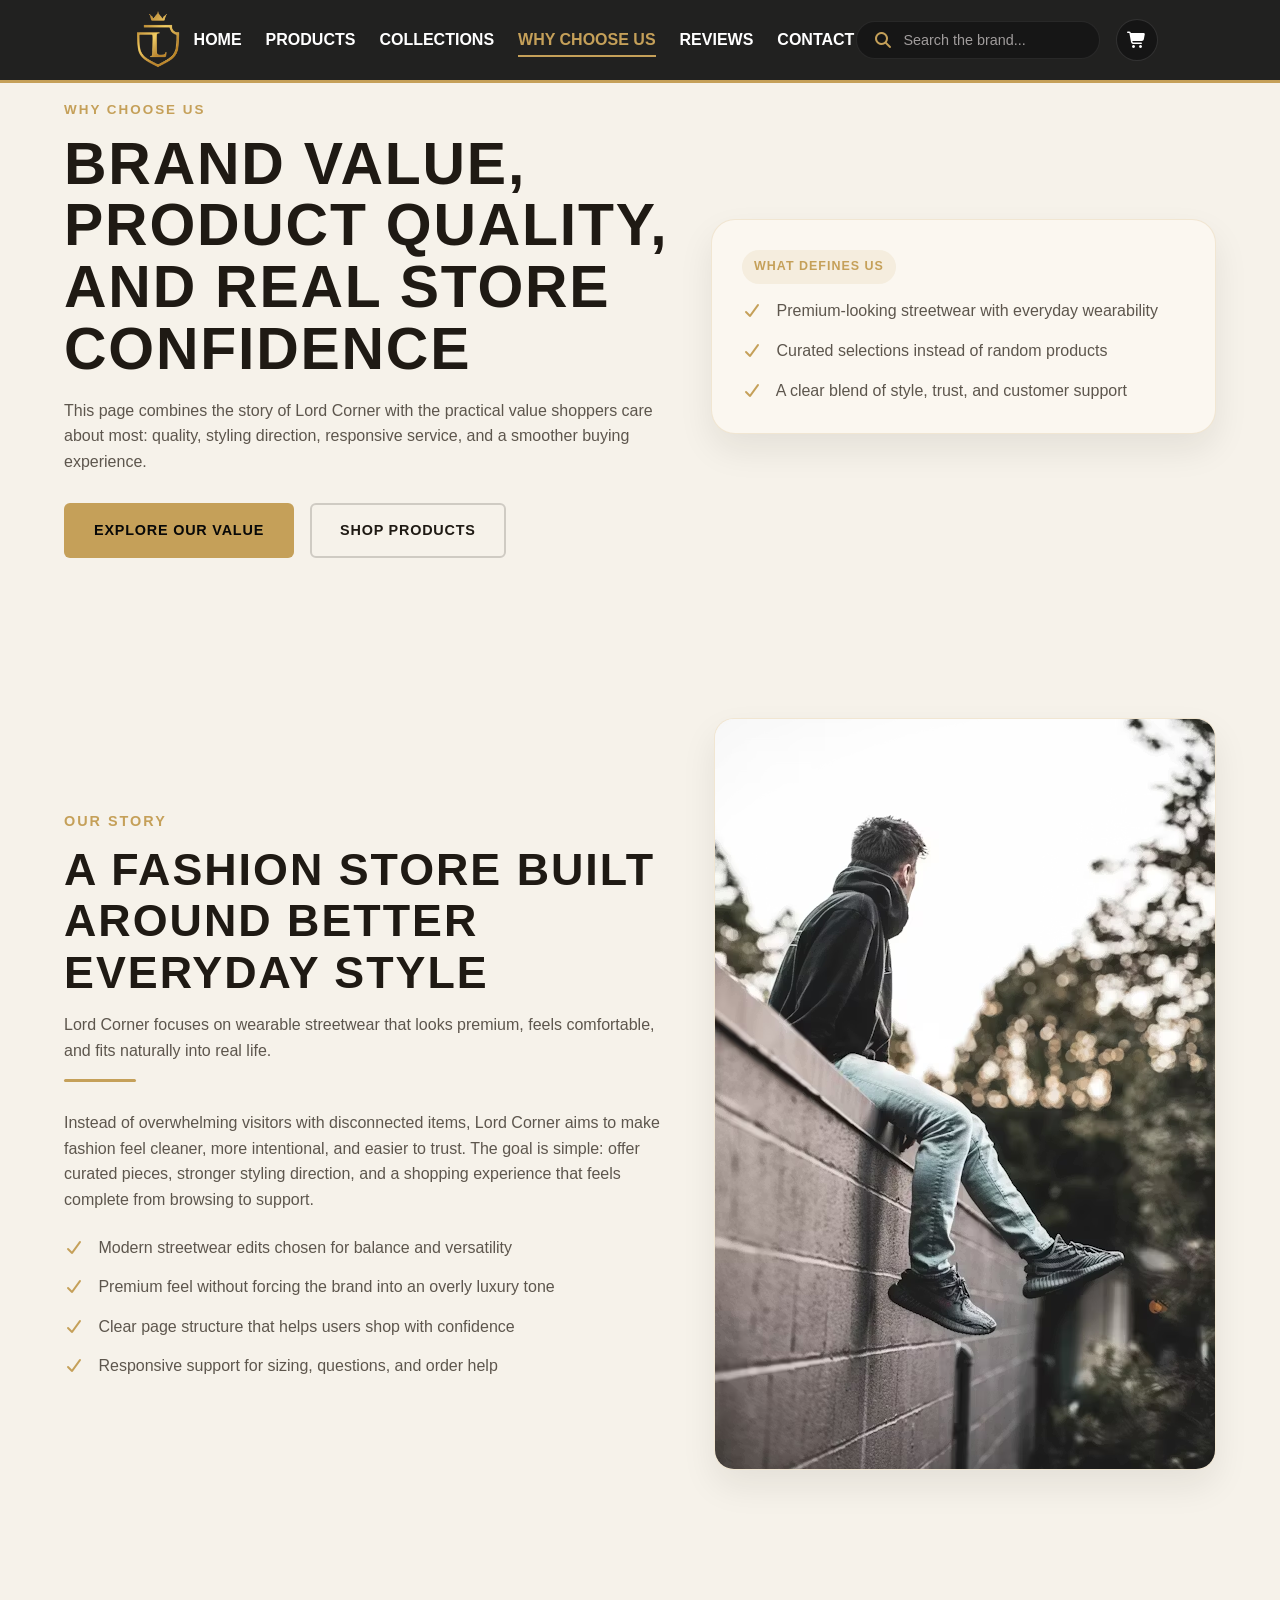
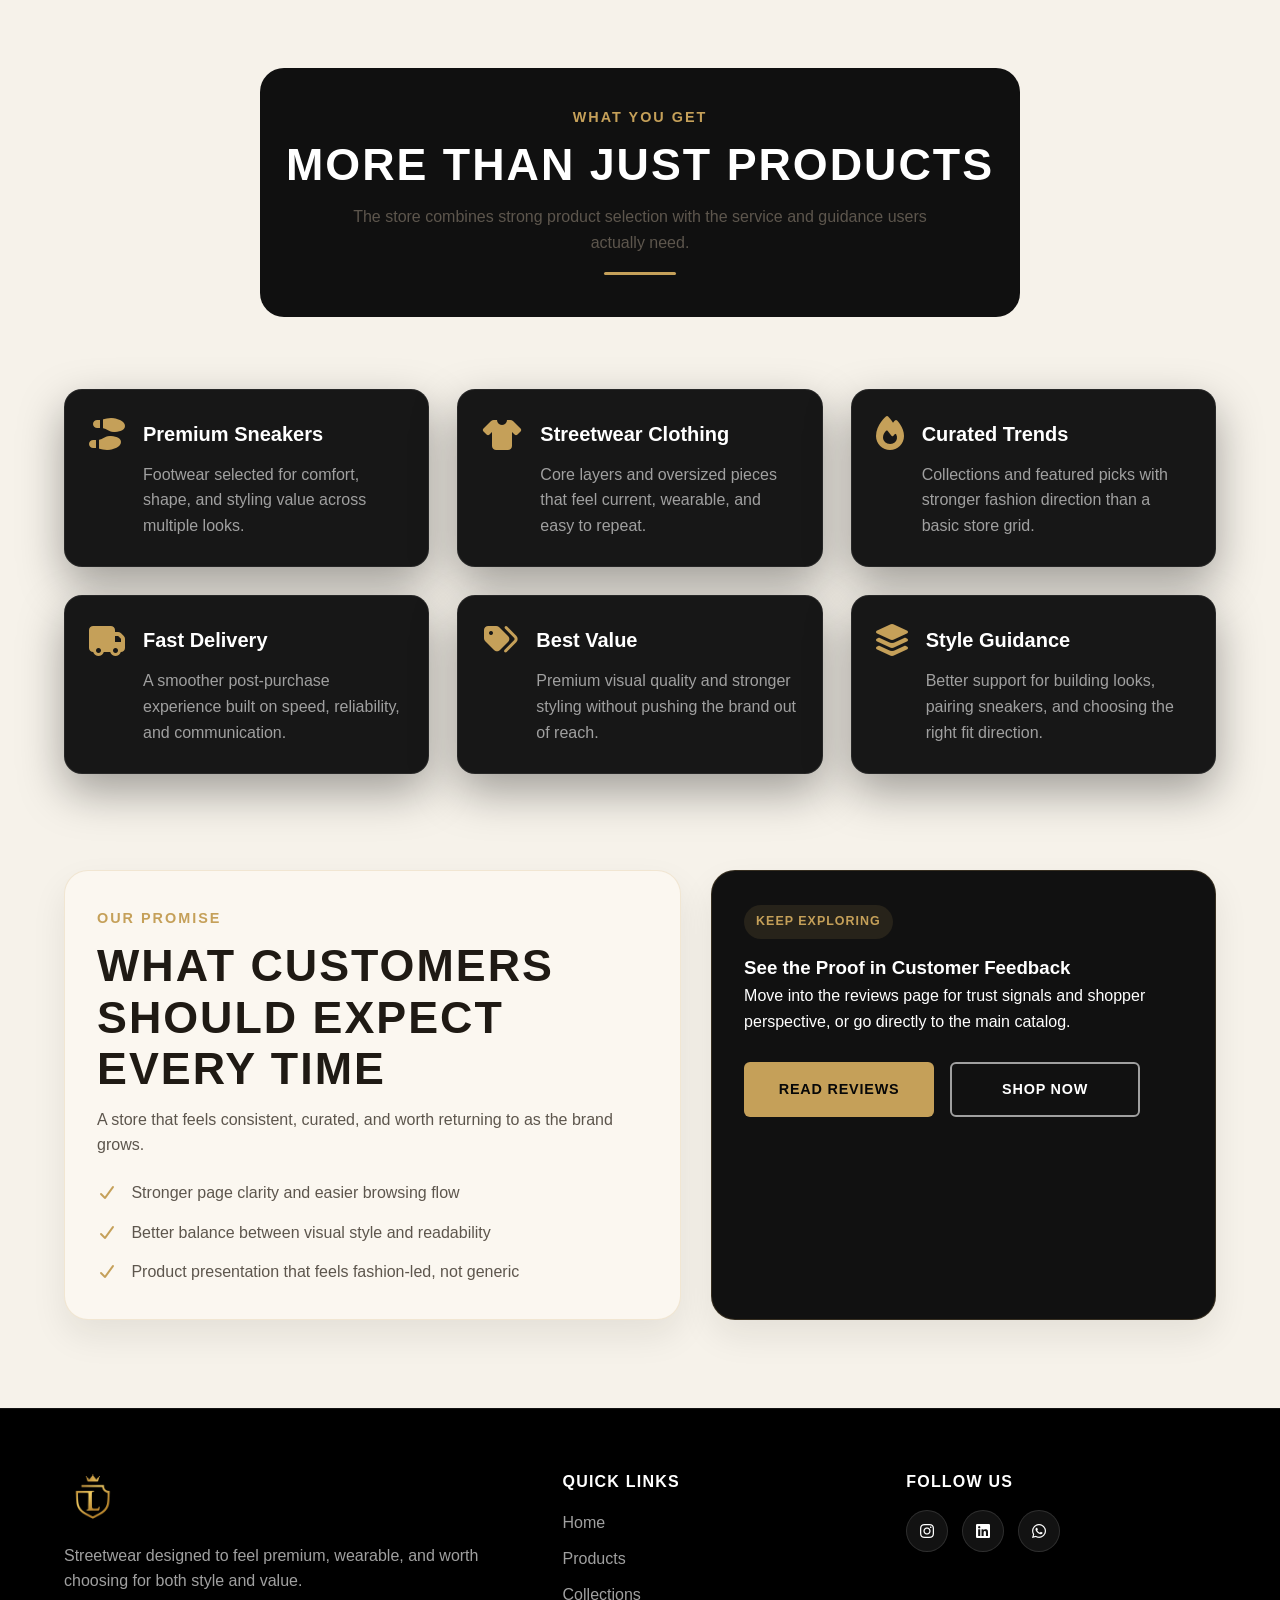
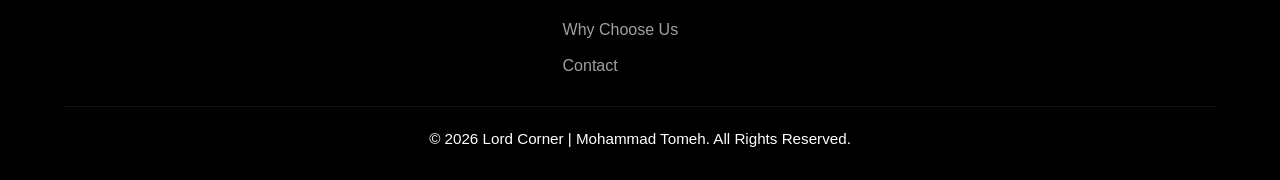
<file: about.html>
<!DOCTYPE html>
<html lang="en">
<head>
    <meta charset="UTF-8">
    <meta name="viewport" content="width=device-width, initial-scale=1.0">
    <title>Lord Corner | Why Choose Us</title>
    <link rel="stylesheet" href="css/all.css">
    <link rel="stylesheet" href="css/style.css">
</head>
<body>

    <!-- Header -->
    <header class="site-header">
        <div class="header-container">
            <a href="index.html" class="logo-link">
                <img class="site-logo" src="Photos/logo_Nero_AI_Background_Remover_transparent.png" alt="Lord Corner Logo">
            </a>
            <input type="checkbox" id="nav-toggle-about" class="nav-toggle">
            <nav class="primary-nav">
                <ul class="primary-nav-list">
                    <li><a href="index.html" class="nav-link">Home</a></li>
                    <li><a href="products.html" class="nav-link">Products</a></li>
                    <li class="collection-menu">
                        <a href="collection.html" class="nav-link">Collections</a>
                        <ul class="collection-dropdown">
                            <li><a href="collection.html#curated-edit" class="dropdown-nav-link">Curated Edit</a></li>
                            <li><a href="collection.html#featured-sets" class="dropdown-nav-link">Featured Sets</a></li>
                            <li><a href="collection.html#seasonal-picks" class="dropdown-nav-link">Seasonal Picks</a></li>
                        </ul>
                    </li>
                    <li><a href="about.html" class="nav-link active">Why Choose Us</a></li>
                    <li><a href="reviews.html" class="nav-link">Reviews</a></li>
                    <li><a href="contact.html" class="nav-link">Contact</a></li>
                </ul> <!-- /primary-nav-list -->
            </nav> <!-- /primary-nav -->
            <div class="header-actions">
                <div class="header-search">
                    <i class="fa-solid fa-magnifying-glass"></i>
                    <input type="search" placeholder="Search the brand...">
                </div> <!-- /header-search -->
                <div class="cart-icon">
                    <a href="#"><i class="fa-solid fa-cart-shopping"></i></a>
                </div> <!-- /cart-icon -->
            </div> <!-- /header-actions -->

            <label for="nav-toggle-about" class="nav-toggle-button" aria-label="Toggle navigation">
                <span></span>
            </label> <!-- /nav-toggle-button -->

            <div class="mobile-nav">
                <div class="mobile-nav-list">
                    <a href="index.html" class="mobile-nav-link">Home</a>
                    <a href="products.html" class="mobile-nav-link">Products</a>
                    <div class="mobile-nav-group">
                        <a href="collection.html" class="mobile-nav-link">Collections</a>
                        <div class="mobile-submenu">
                            <a href="collection.html#curated-edit">Curated Edit</a>
                            <a href="collection.html#featured-sets">Featured Sets</a>
                            <a href="collection.html#seasonal-picks">Seasonal Picks</a>
                        </div>
                    </div>
                    <a href="about.html" class="mobile-nav-link active">Why Choose Us</a>
                    <a href="reviews.html" class="mobile-nav-link">Reviews</a>
                    <a href="contact.html" class="mobile-nav-link">Contact</a>
                </div> <!-- /mobile-nav-list -->
            </div> <!-- /mobile-nav -->
        </div> <!-- /header-container -->
    </header> <!-- /header -->

    <!-- Why Choose Us Hero -->
    <section class="page-hero">
        <div class="page-hero-inner">
            <div class="page-hero-copy">
                <span class="eyebrow">Why Choose Us</span>
                <h2>Brand Value, Product Quality, and Real Store Confidence</h2>
                <p>
                    This page combines the story of Lord Corner with the practical value shoppers care about most:
                    quality, styling direction, responsive service, and a smoother buying experience.
                </p>
                <div class="hero-cta-group page-hero-actions">
                    <a href="#story" class="btn btn-primary">Explore Our Value</a>
                    <a href="products.html" class="btn btn-secondary">Shop Products</a>
                </div>
            </div>

            <div class="page-hero-panel">
                <span class="panel-tag">What Defines Us</span>
                <ul class="panel-list">
                    <li><i class="fa-solid fa-check"></i> Premium-looking streetwear with everyday wearability</li>
                    <li><i class="fa-solid fa-check"></i> Curated selections instead of random products</li>
                    <li><i class="fa-solid fa-check"></i> A clear blend of style, trust, and customer support</li>
                </ul>
            </div> <!-- /page-hero-panel -->
        </div> <!-- /page-hero-inner -->
    </section> <!-- /why-choose-us-hero -->

    <!-- Our Story -->
    <section class="about-section" id="story">
        <div class="about-layout">
            <div class="about-copy">
                <div class="section-header section-header-left">
                    <span class="section-subtitle">Our Story</span>
                    <h2 class="section-title">A Fashion Store Built Around Better Everyday Style</h2>
                    <p class="section-intro">Lord Corner focuses on wearable streetwear that looks premium, feels comfortable, and fits naturally into real life.</p>
                    <div class="section-line"></div>
                </div>

                <p class="about-description">
                    Instead of overwhelming visitors with disconnected items, Lord Corner aims to make fashion feel cleaner,
                    more intentional, and easier to trust. The goal is simple: offer curated pieces, stronger styling direction,
                    and a shopping experience that feels complete from browsing to support.
                </p>

                <ul class="about-list">
                    <li><i class="fa-solid fa-check"></i> Modern streetwear edits chosen for balance and versatility</li>
                    <li><i class="fa-solid fa-check"></i> Premium feel without forcing the brand into an overly luxury tone</li>
                    <li><i class="fa-solid fa-check"></i> Clear page structure that helps users shop with confidence</li>
                    <li><i class="fa-solid fa-check"></i> Responsive support for sizing, questions, and order help</li>
                </ul>
            </div>

            <div class="about-visual">
                <div class="about-photo-frame">
                    <img src="Photos/outfit.avif" alt="Lord Corner outfit showcase">
                </div>
            </div> <!-- /about-visual -->
        </div> <!-- /about-layout -->
    </section> <!-- /our-story -->

    <!-- What You Get -->
    <section class="offers-section" id="value">
        <div class="section-header">
            <span class="section-subtitle">What You Get</span>
            <h2 class="section-title">More Than Just Products</h2>
            <p class="section-intro">The store combines strong product selection with the service and guidance users actually need.</p>
            <div class="section-line"></div>
        </div>

        <div class="offers-grid">
            <article class="offer-card">
                <div class="offer-card-content">
                    <i class="offer-icon fa-solid fa-shoe-prints"></i>
                    <div class="offer-copy">
                        <h3 class="offer-title">Premium Sneakers</h3>
                        <p class="offer-description">Footwear selected for comfort, shape, and styling value across multiple looks.</p>
                    </div> <!-- /offer-copy -->
                </div> <!-- /offer-card-content -->
            </article> <!-- /offer-card -->

            <article class="offer-card">
                <div class="offer-card-content">
                    <i class="offer-icon fa-solid fa-shirt"></i>
                    <div class="offer-copy">
                        <h3 class="offer-title">Streetwear Clothing</h3>
                        <p class="offer-description">Core layers and oversized pieces that feel current, wearable, and easy to repeat.</p>
                    </div> <!-- /offer-copy -->
                </div> <!-- /offer-card-content -->
            </article> <!-- /offer-card -->

            <article class="offer-card">
                <div class="offer-card-content">
                    <i class="offer-icon fa-solid fa-fire"></i>
                    <div class="offer-copy">
                        <h3 class="offer-title">Curated Trends</h3>
                        <p class="offer-description">Collections and featured picks with stronger fashion direction than a basic store grid.</p>
                    </div> <!-- /offer-copy -->
                </div> <!-- /offer-card-content -->
            </article> <!-- /offer-card -->

            <article class="offer-card">
                <div class="offer-card-content">
                    <i class="offer-icon fa-solid fa-truck"></i>
                    <div class="offer-copy">
                        <h3 class="offer-title">Fast Delivery</h3>
                        <p class="offer-description">A smoother post-purchase experience built on speed, reliability, and communication.</p>
                    </div> <!-- /offer-copy -->
                </div> <!-- /offer-card-content -->
            </article> <!-- /offer-card -->

            <article class="offer-card">
                <div class="offer-card-content">
                    <i class="offer-icon fa-solid fa-tags"></i>
                    <div class="offer-copy">
                        <h3 class="offer-title">Best Value</h3>
                        <p class="offer-description">Premium visual quality and stronger styling without pushing the brand out of reach.</p>
                    </div> <!-- /offer-copy -->
                </div> <!-- /offer-card-content -->
            </article> <!-- /offer-card -->

            <article class="offer-card">
                <div class="offer-card-content">
                    <i class="offer-icon fa-solid fa-layer-group"></i>
                    <div class="offer-copy">
                        <h3 class="offer-title">Style Guidance</h3>
                        <p class="offer-description">Better support for building looks, pairing sneakers, and choosing the right fit direction.</p>
                    </div> <!-- /offer-copy -->
                </div> <!-- /offer-card-content -->
            </article> <!-- /offer-card -->
        </div> <!-- /offers-grid -->
    </section> <!-- /what-you-get -->

    <!-- Why Choose Us Follow Up -->
    <section class="feature-split-section">
        <div class="feature-split-grid">
            <article class="feature-panel">
                <span class="section-subtitle">Our Promise</span>
                <h2 class="section-title">What Customers Should Expect Every Time</h2>
                <p class="section-intro">A store that feels consistent, curated, and worth returning to as the brand grows.</p>
                <ul class="panel-list">
                    <li><i class="fa-solid fa-check"></i> Stronger page clarity and easier browsing flow</li>
                    <li><i class="fa-solid fa-check"></i> Better balance between visual style and readability</li>
                    <li><i class="fa-solid fa-check"></i> Product presentation that feels fashion-led, not generic</li>
                </ul>
            </article>

            <article class="feature-panel accent-panel">
                <span class="panel-tag">Keep Exploring</span>
                <h3>See the Proof in Customer Feedback</h3>
                <p>Move into the reviews page for trust signals and shopper perspective, or go directly to the main catalog.</p>
                <div class="hero-cta-group page-hero-actions">
                    <a href="reviews.html" class="btn btn-primary">Read Reviews</a>
                    <a href="products.html" class="btn btn-secondary">Shop Now</a>
                </div>
            </article>
        </div> <!-- /feature-split-grid -->
    </section> <!-- /why-choose-us-follow-up -->

    <!-- Footer -->
    <footer class="site-footer">
        <div class="footer-container">
            <div class="footer-brand">
                <img src="Photos/logo_Nero_AI_Background_Remover_transparent.png" alt="Lord Corner Logo">
                <p>Streetwear designed to feel premium, wearable, and worth choosing for both style and value.</p>
            </div>

            <div class="footer-links">
                <h4>Quick Links</h4>
                <ul>
                    <li><a href="index.html">Home</a></li>
                    <li><a href="products.html">Products</a></li>
                    <li><a href="collection.html">Collections</a></li>
                    <li><a href="about.html">Why Choose Us</a></li>
                    <li><a href="contact.html">Contact</a></li>
                </ul>
            </div>

            <div class="footer-social">
                <h4>Follow Us</h4>
                <div class="social-icons">
                    <a href="https://www.instagram.com/m7md.tomeh/" target="_blank"><i class="fa-brands fa-instagram"></i></a>
                    <a href="https://www.linkedin.com/in/mohammad-tomeh-3a568034b/" target="_blank"><i class="fa-brands fa-linkedin"></i></a>
                    <a href="https://wa.me/972599396976" target="_blank"><i class="fa-brands fa-whatsapp"></i></a>
                </div> <!-- /social-icons -->
            </div> <!-- /footer-social -->
        </div> <!-- /footer-container -->
        <div class="footer-bottom">
            <p>&copy; 2026 Lord Corner | Mohammad Tomeh. All Rights Reserved.</p>
        </div> <!-- /footer-bottom -->
    </footer> <!-- /footer -->

</body>
</html>
</file>
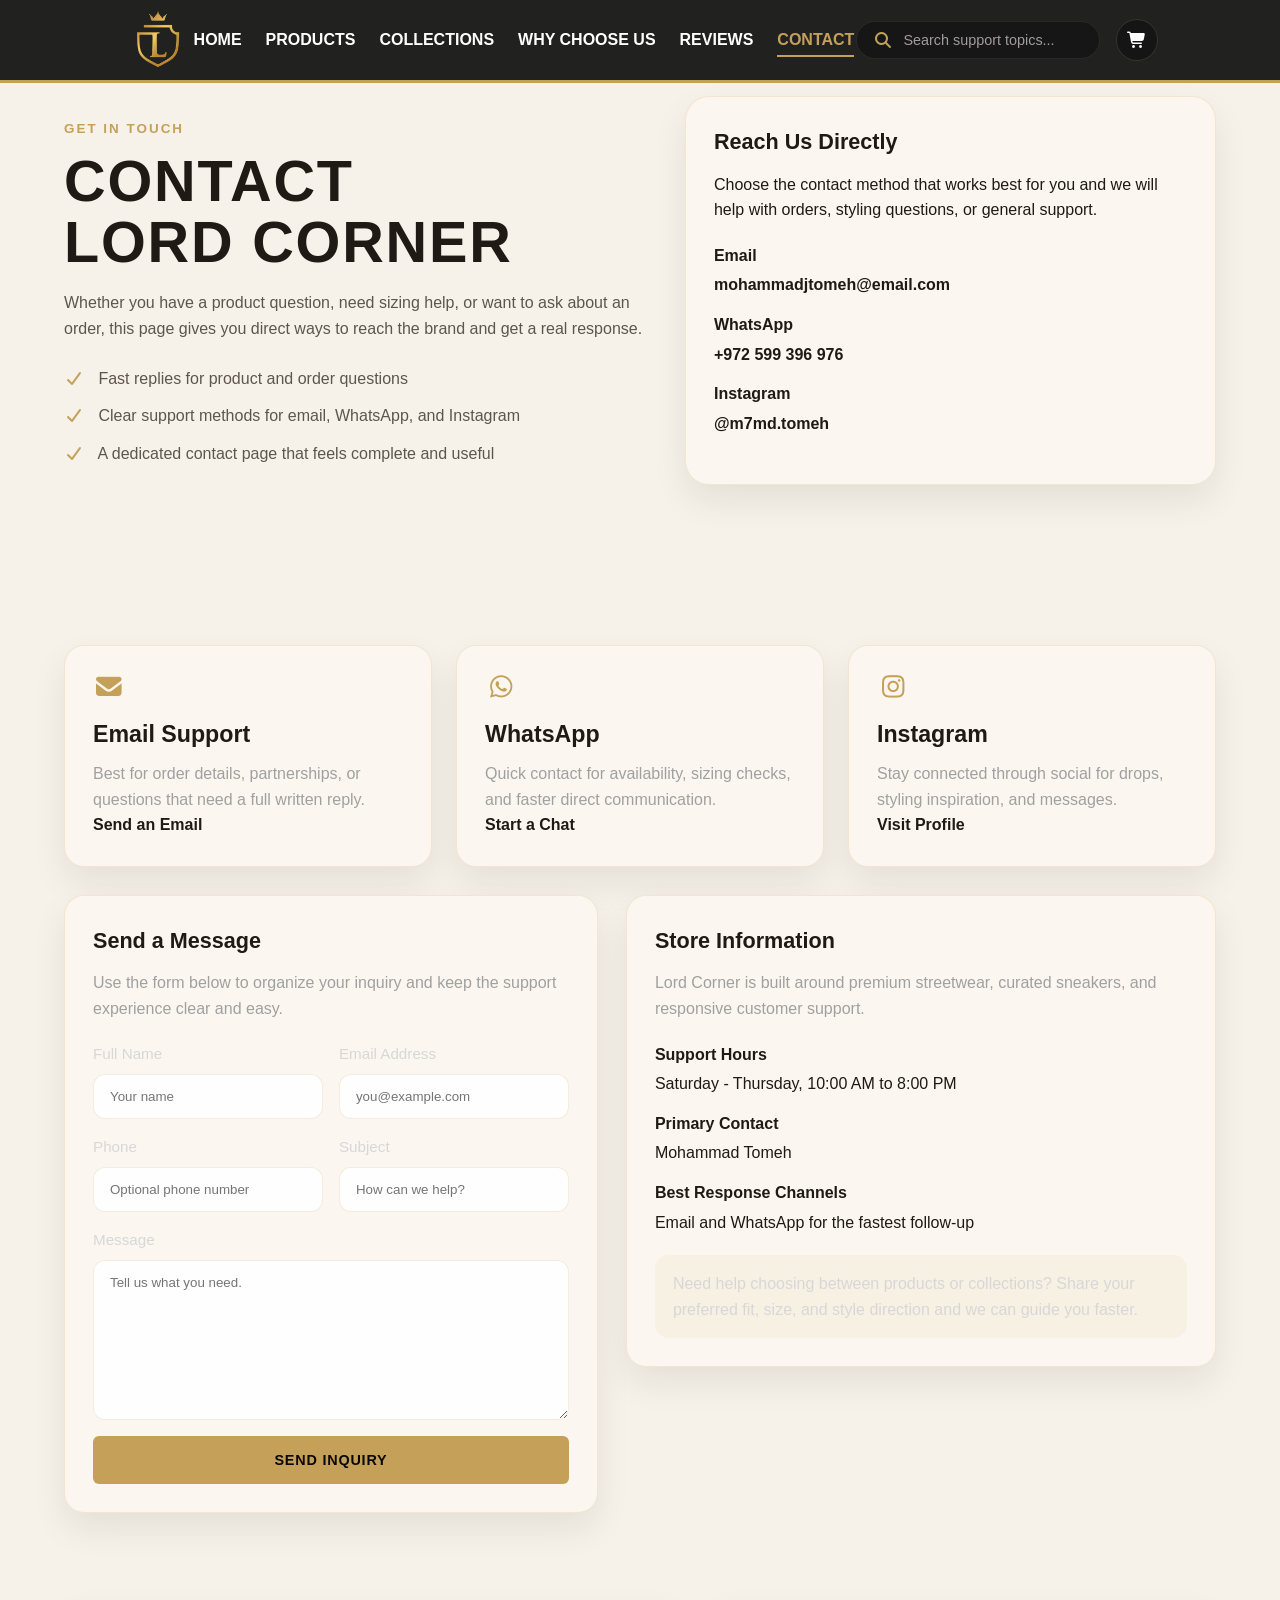
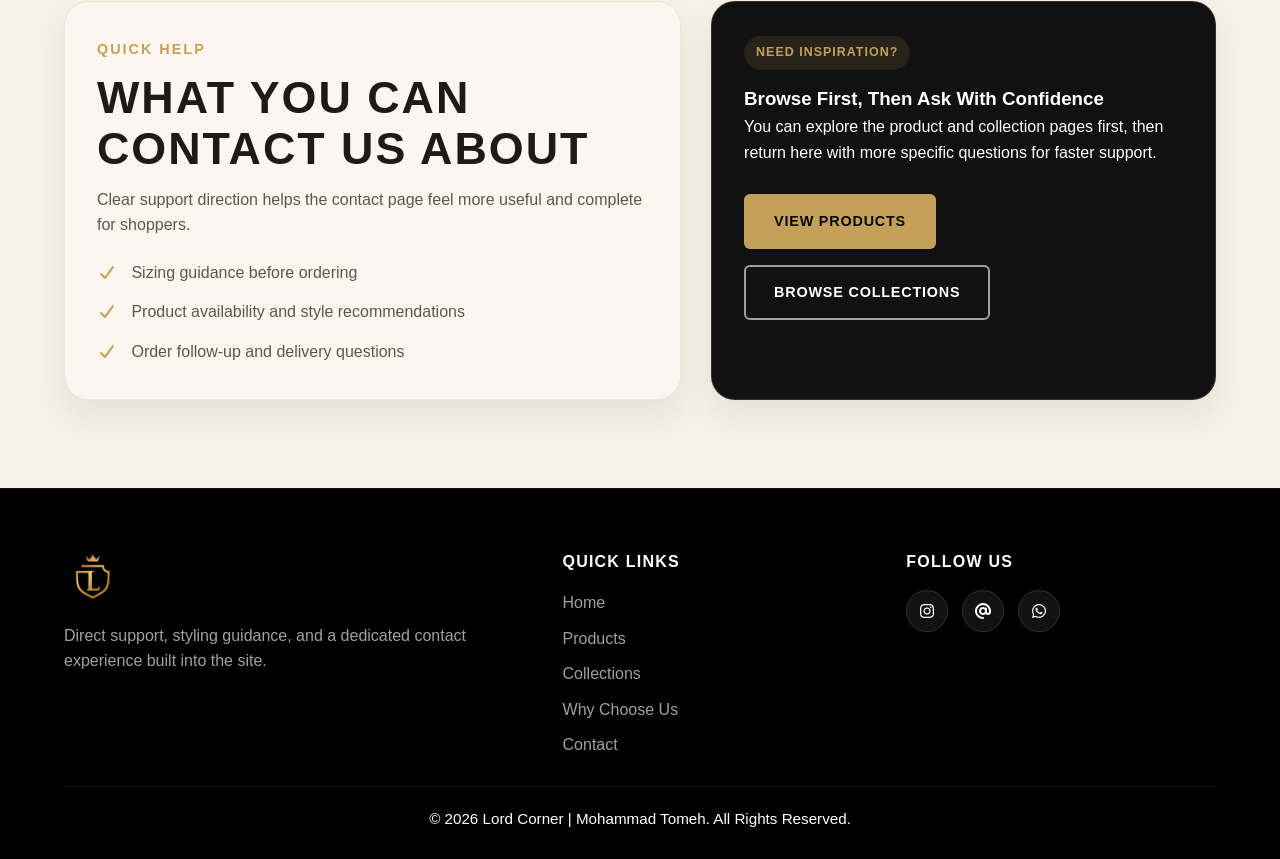
<file: contact.html>
<!DOCTYPE html>
<html lang="en">
<head>
    <meta charset="UTF-8">
    <meta name="viewport" content="width=device-width, initial-scale=1.0">
    <title>Lord Corner | Contact</title>
    <link rel="stylesheet" href="css/all.css">
    <link rel="stylesheet" href="css/style.css">
</head>
<body>

    <!-- Header -->
    <header class="site-header">
        <div class="header-container">
            <a href="index.html" class="logo-link">
                <img class="site-logo" src="Photos/logo_Nero_AI_Background_Remover_transparent.png" alt="Lord Corner Logo">
            </a>
            <input type="checkbox" id="nav-toggle-contact" class="nav-toggle">
            <nav class="primary-nav">
                <ul class="primary-nav-list">
                    <li><a href="index.html" class="nav-link">Home</a></li>
                    <li><a href="products.html" class="nav-link">Products</a></li>
                    <li class="collection-menu">
                        <a href="collection.html" class="nav-link">Collections</a>
                        <ul class="collection-dropdown">
                            <li><a href="collection.html#curated-edit" class="dropdown-nav-link">Curated Edit</a></li>
                            <li><a href="collection.html#featured-sets" class="dropdown-nav-link">Featured Sets</a></li>
                            <li><a href="collection.html#seasonal-picks" class="dropdown-nav-link">Seasonal Picks</a></li>
                        </ul>
                    </li>
                    <li><a href="about.html" class="nav-link">Why Choose Us</a></li>
                    <li><a href="reviews.html" class="nav-link">Reviews</a></li>
                    <li><a href="contact.html" class="nav-link active">Contact</a></li>
                </ul> <!-- /primary-nav-list -->
            </nav> <!-- /primary-nav -->
            <div class="header-actions">
                <div class="header-search">
                    <i class="fa-solid fa-magnifying-glass"></i>
                    <input type="search" placeholder="Search support topics...">
                </div> <!-- /header-search -->
                <div class="cart-icon">
                    <a href="#"><i class="fa-solid fa-cart-shopping"></i></a>
                </div> <!-- /cart-icon -->
            </div> <!-- /header-actions -->

            <label for="nav-toggle-contact" class="nav-toggle-button" aria-label="Toggle navigation">
                <span></span>
            </label> <!-- /nav-toggle-button -->

            <div class="mobile-nav">
                <div class="mobile-nav-list">
                    <a href="index.html" class="mobile-nav-link">Home</a>
                    <a href="products.html" class="mobile-nav-link">Products</a>
                    <div class="mobile-nav-group">
                        <a href="collection.html" class="mobile-nav-link">Collections</a>
                        <div class="mobile-submenu">
                            <a href="collection.html#curated-edit">Curated Edit</a>
                            <a href="collection.html#featured-sets">Featured Sets</a>
                            <a href="collection.html#seasonal-picks">Seasonal Picks</a>
                        </div>
                    </div>
                    <a href="about.html" class="mobile-nav-link">Why Choose Us</a>
                    <a href="reviews.html" class="mobile-nav-link">Reviews</a>
                    <a href="contact.html" class="mobile-nav-link active">Contact</a>
                </div> <!-- /mobile-nav-list -->
            </div> <!-- /mobile-nav -->
        </div> <!-- /header-container -->
    </header> <!-- /header -->

    <!-- Contact Hero -->
    <section class="contact-hero">
        <div class="contact-hero-inner">
            <div class="contact-hero-copy">
                <span class="eyebrow">Get In Touch</span>
                <h2>Contact Lord&nbsp;Corner</h2>
                <p class="contact-intro">
                    Whether you have a product question, need sizing help, or want to ask about an order,
                    this page gives you direct ways to reach the brand and get a real response.
                </p>
                <ul class="contact-points">
                    <li><i class="fa-solid fa-check"></i> Fast replies for product and order questions</li>
                    <li><i class="fa-solid fa-check"></i> Clear support methods for email, WhatsApp, and Instagram</li>
                    <li><i class="fa-solid fa-check"></i> A dedicated contact page that feels complete and useful</li>
                </ul>
            </div>

            <div class="contact-hero-card">
                <h3>Reach Us Directly</h3>
                <p>Choose the contact method that works best for you and we will help with orders, styling questions, or general support.</p>
                <div class="detail-list">
                    <div>
                        <strong>Email</strong>
                        <a class="contact-detail-link" href="mailto:mohammadjtomeh@email.com">mohammadjtomeh@email.com</a>
                    </div> <!-- /detail-item -->
                    <div>
                        <strong>WhatsApp</strong>
                        <a class="contact-detail-link" href="https://wa.me/972599396976" target="_blank">+972 599 396 976</a>
                    </div> <!-- /detail-item -->
                    <div>
                        <strong>Instagram</strong>
                        <a class="contact-detail-link" href="https://www.instagram.com/m7md.tomeh/" target="_blank">@m7md.tomeh</a>
                    </div> <!-- /detail-item -->
                </div> <!-- /detail-list -->
            </div> <!-- /contact-hero-card -->
        </div> <!-- /contact-hero-inner -->
    </section> <!-- /contact-hero -->

    <!-- Contact Content -->
    <section class="contact-section">
        <div class="contact-methods">
            <article class="contact-method">
                <i class="fa-solid fa-envelope"></i>
                <h3>Email Support</h3>
                <p>Best for order details, partnerships, or questions that need a full written reply.</p>
                <a href="mailto:mohammadjtomeh@email.com">Send an Email</a>
            </article> <!-- /contact-method -->

            <article class="contact-method">
                <i class="fa-brands fa-whatsapp"></i>
                <h3>WhatsApp</h3>
                <p>Quick contact for availability, sizing checks, and faster direct communication.</p>
                <a href="https://wa.me/972599396976" target="_blank">Start a Chat</a>
            </article> <!-- /contact-method -->

            <article class="contact-method">
                <i class="fa-brands fa-instagram"></i>
                <h3>Instagram</h3>
                <p>Stay connected through social for drops, styling inspiration, and messages.</p>
                <a href="https://www.instagram.com/m7md.tomeh/" target="_blank">Visit Profile</a>
            </article> <!-- /contact-method -->
        </div>

        <div class="contact-grid">
            <div class="contact-form-card">
                <h3>Send a Message</h3>
                <p>Use the form below to organize your inquiry and keep the support experience clear and easy.</p>
                <form class="contact-form" action="#">
                    <div class="contact-form-row">
                        <label>
                            Full Name
                            <input type="text" name="name" placeholder="Your name">
                        </label>
                        <label>
                            Email Address
                            <input type="email" name="email" placeholder="you@example.com">
                        </label>
                    </div>
                    <div class="contact-form-row">
                        <label>
                            Phone
                            <input type="tel" name="phone" placeholder="Optional phone number">
                        </label>
                        <label>
                            Subject
                            <input type="text" name="subject" placeholder="How can we help?">
                        </label>
                    </div>
                    <label>
                        Message
                        <textarea name="message" placeholder="Tell us what you need."></textarea>
                    </label>
                    <button type="submit" class="btn btn-primary">Send Inquiry</button>
                </form> <!-- /contact-form -->
            </div> <!-- /contact-form-card -->

            <div class="contact-details-card">
                <h3>Store Information</h3>
                <p>Lord Corner is built around premium streetwear, curated sneakers, and responsive customer support.</p>
                <div class="detail-list">
                    <div>
                        <strong>Support Hours</strong>
                        <span>Saturday - Thursday, 10:00 AM to 8:00 PM</span>
                    </div> <!-- /detail-item -->
                    <div>
                        <strong>Primary Contact</strong>
                        <span>Mohammad Tomeh</span>
                    </div> <!-- /detail-item -->
                    <div>
                        <strong>Best Response Channels</strong>
                        <span>Email and WhatsApp for the fastest follow-up</span>
                    </div> <!-- /detail-item -->
                </div> <!-- /detail-list -->
                <div class="contact-note">
                    Need help choosing between products or collections? Share your preferred fit, size, and style direction and we can guide you faster.
                </div> <!-- /contact-note -->
            </div> <!-- /contact-details-card -->
        </div> <!-- /contact-grid -->
    </section> <!-- /contact-content -->

    <!-- Contact Follow Up -->
    <section class="feature-split-section">
        <div class="feature-split-grid">
            <article class="feature-panel">
                <span class="section-subtitle">Quick Help</span>
                <h2 class="section-title">What You Can Contact Us About</h2>
                <p class="section-intro">Clear support direction helps the contact page feel more useful and complete for shoppers.</p>
                <ul class="panel-list">
                    <li><i class="fa-solid fa-check"></i> Sizing guidance before ordering</li>
                    <li><i class="fa-solid fa-check"></i> Product availability and style recommendations</li>
                    <li><i class="fa-solid fa-check"></i> Order follow-up and delivery questions</li>
                </ul>
            </article>

            <article class="feature-panel accent-panel">
                <span class="panel-tag">Need Inspiration?</span>
                <h3>Browse First, Then Ask With Confidence</h3>
                <p>You can explore the product and collection pages first, then return here with more specific questions for faster support.</p>
                <div class="hero-cta-group page-hero-actions">
                    <a href="products.html" class="btn btn-primary">View Products</a>
                    <a href="collection.html" class="btn btn-secondary">Browse Collections</a>
                </div>
            </article>
        </div> <!-- /feature-split-grid -->
    </section> <!-- /contact-follow-up -->

    <!-- Footer -->
    <footer class="site-footer">
        <div class="footer-container">
            <div class="footer-brand">
                <img src="Photos/logo_Nero_AI_Background_Remover_transparent.png" alt="Lord Corner Logo">
                <p>Direct support, styling guidance, and a dedicated contact experience built into the site.</p>
            </div>

            <div class="footer-links">
                <h4>Quick Links</h4>
                <ul>
                    <li><a href="index.html">Home</a></li>
                    <li><a href="products.html">Products</a></li>
                    <li><a href="collection.html">Collections</a></li>
                    <li><a href="about.html">Why Choose Us</a></li>
                    <li><a href="contact.html">Contact</a></li>
                </ul>
            </div>

            <div class="footer-social">
                <h4>Follow Us</h4>
                <div class="social-icons">
                    <a href="https://www.instagram.com/m7md.tomeh/" target="_blank"><i class="fa-brands fa-instagram"></i></a>
                    <a href="mailto:mohammadjtomeh@email.com"><i class="fa-solid fa-at"></i></a>
                    <a href="https://wa.me/972599396976" target="_blank"><i class="fa-brands fa-whatsapp"></i></a>
                </div> <!-- /social-icons -->
            </div> <!-- /footer-social -->
        </div> <!-- /footer-container -->
        <div class="footer-bottom">
            <p>&copy; 2026 Lord Corner | Mohammad Tomeh. All Rights Reserved.</p>
        </div> <!-- /footer-bottom -->
    </footer> <!-- /footer -->

</body>
</html>
</file>
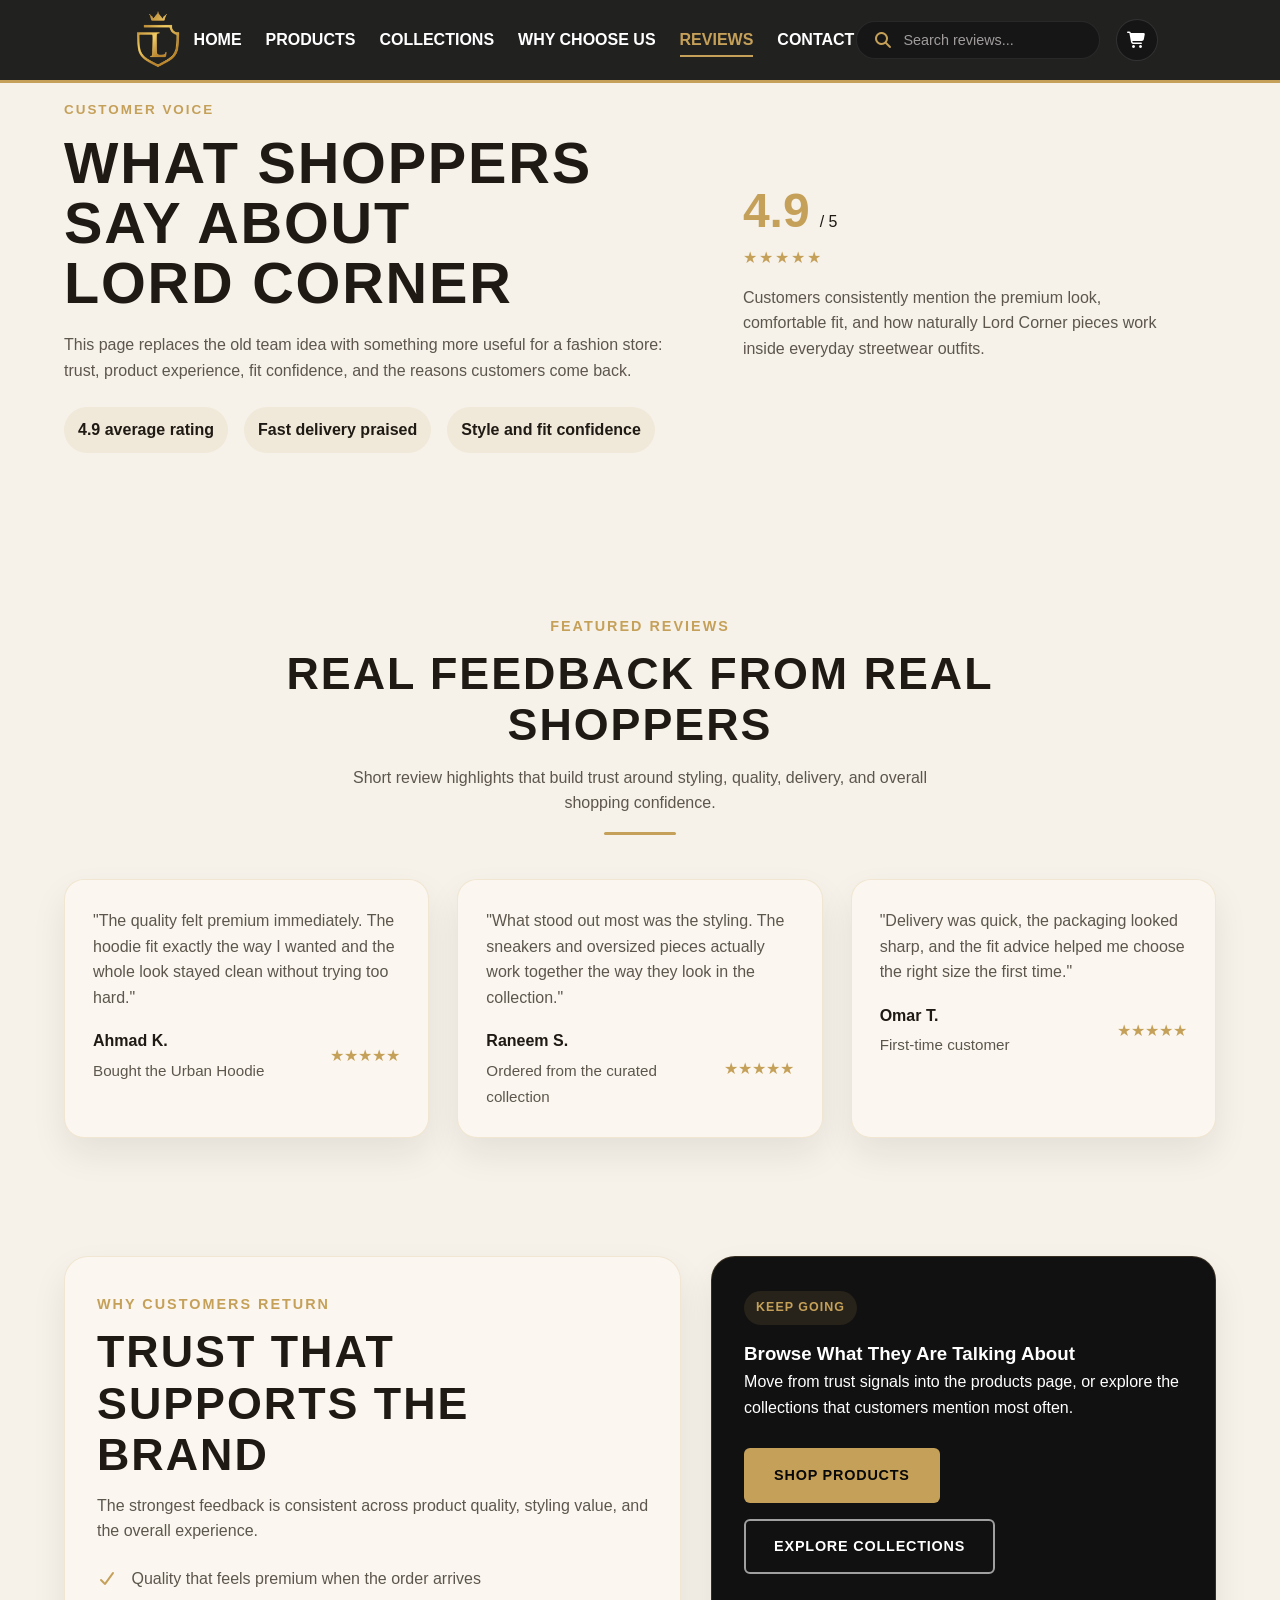
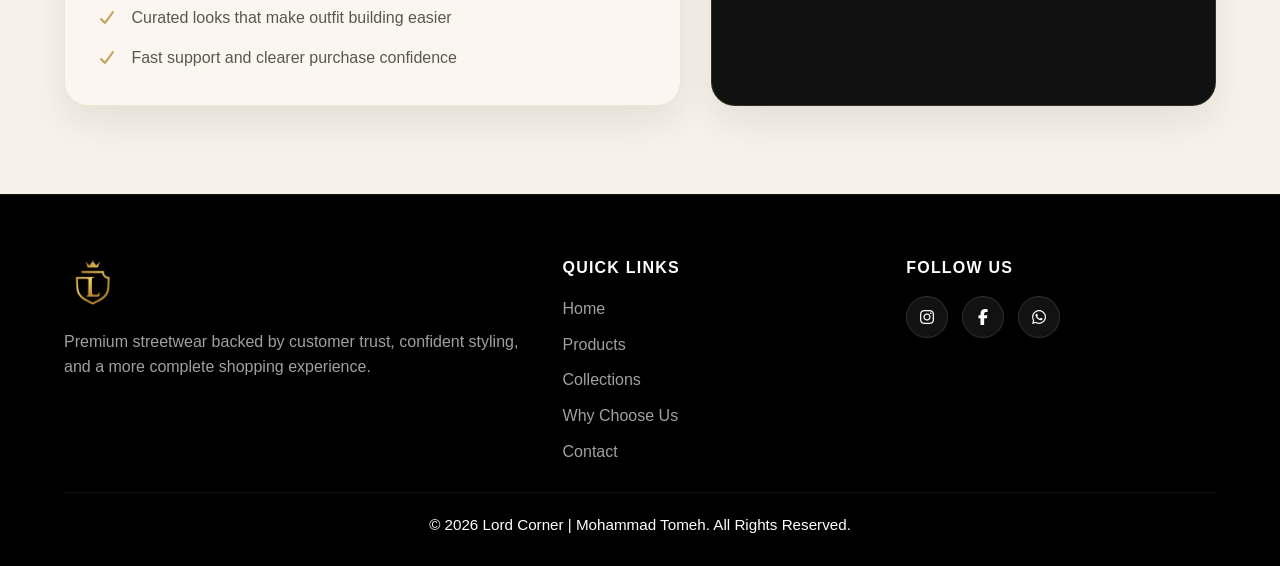
<file: reviews.html>
<!DOCTYPE html>
<html lang="en">
<head>
    <meta charset="UTF-8">
    <meta name="viewport" content="width=device-width, initial-scale=1.0">
    <title>Lord Corner | Reviews</title>
    <link rel="stylesheet" href="css/all.css">
    <link rel="stylesheet" href="css/style.css">
</head>
<body>

    <!-- Header -->
    <header class="site-header">
        <div class="header-container">
            <a href="index.html" class="logo-link">
                <img class="site-logo" src="Photos/logo_Nero_AI_Background_Remover_transparent.png" alt="Lord Corner Logo">
            </a>
            <input type="checkbox" id="nav-toggle-reviews" class="nav-toggle">
            <nav class="primary-nav">
                <ul class="primary-nav-list">
                    <li><a href="index.html" class="nav-link">Home</a></li>
                    <li><a href="products.html" class="nav-link">Products</a></li>
                    <li class="collection-menu">
                        <a href="collection.html" class="nav-link">Collections</a>
                        <ul class="collection-dropdown">
                            <li><a href="collection.html#curated-edit" class="dropdown-nav-link">Curated Edit</a></li>
                            <li><a href="collection.html#featured-sets" class="dropdown-nav-link">Featured Sets</a></li>
                            <li><a href="collection.html#seasonal-picks" class="dropdown-nav-link">Seasonal Picks</a></li>
                        </ul>
                    </li>
                    <li><a href="about.html" class="nav-link">Why Choose Us</a></li>
                    <li><a href="reviews.html" class="nav-link active">Reviews</a></li>
                    <li><a href="contact.html" class="nav-link">Contact</a></li>
                </ul> <!-- /primary-nav-list -->
            </nav> <!-- /primary-nav -->
            <div class="header-actions">
                <div class="header-search">
                    <i class="fa-solid fa-magnifying-glass"></i>
                    <input type="search" placeholder="Search reviews...">
                </div> <!-- /header-search -->
                <div class="cart-icon">
                    <a href="#"><i class="fa-solid fa-cart-shopping"></i></a>
                </div> <!-- /cart-icon -->
            </div> <!-- /header-actions -->

            <label for="nav-toggle-reviews" class="nav-toggle-button" aria-label="Toggle navigation">
                <span></span>
            </label> <!-- /nav-toggle-button -->

            <div class="mobile-nav">
                <div class="mobile-nav-list">
                    <a href="index.html" class="mobile-nav-link">Home</a>
                    <a href="products.html" class="mobile-nav-link">Products</a>
                    <div class="mobile-nav-group">
                        <a href="collection.html" class="mobile-nav-link">Collections</a>
                        <div class="mobile-submenu">
                            <a href="collection.html#curated-edit">Curated Edit</a>
                            <a href="collection.html#featured-sets">Featured Sets</a>
                            <a href="collection.html#seasonal-picks">Seasonal Picks</a>
                        </div>
                    </div>
                    <a href="about.html" class="mobile-nav-link">Why Choose Us</a>
                    <a href="reviews.html" class="mobile-nav-link active">Reviews</a>
                    <a href="contact.html" class="mobile-nav-link">Contact</a>
                </div> <!-- /mobile-nav-list -->
            </div> <!-- /mobile-nav -->
        </div> <!-- /header-container -->
    </header> <!-- /header -->

    <!-- Reviews Hero -->
    <section class="reviews-hero">
        <div class="reviews-hero-inner">
            <div class="reviews-hero-copy">
                <span class="eyebrow">Customer Voice</span>
                <h2>What Shoppers Say About Lord&nbsp;Corner</h2>
                <p>
                    This page replaces the old team idea with something more useful for a fashion store:
                    trust, product experience, fit confidence, and the reasons customers come back.
                </p>
                <div class="reviews-metrics">
                    <span>4.9 average rating</span>
                    <span>Fast delivery praised</span>
                    <span>Style and fit confidence</span>
                </div>
            </div>

            <div class="reviews-summary-card">
                <div class="reviews-summary-score">
                    <strong>4.9</strong>
                    <span>/ 5</span>
                </div> <!-- /reviews-summary-score -->
                <div class="reviews-stars">&#9733;&#9733;&#9733;&#9733;&#9733;</div>
                <p>
                    Customers consistently mention the premium look, comfortable fit, and how naturally Lord Corner pieces
                    work inside everyday streetwear outfits.
                </p>
            </div> <!-- /reviews-summary-card -->
        </div> <!-- /reviews-hero-inner -->
    </section> <!-- /reviews-hero -->

    <!-- Reviews Grid -->
    <section class="reviews-section">
        <div class="section-header">
            <span class="section-subtitle">Featured Reviews</span>
            <h2 class="section-title">Real Feedback From Real Shoppers</h2>
            <p class="section-intro">Short review highlights that build trust around styling, quality, delivery, and overall shopping confidence.</p>
            <div class="section-line"></div>
        </div>

        <div class="reviews-grid">
            <article class="review-card">
                <p>"The quality felt premium immediately. The hoodie fit exactly the way I wanted and the whole look stayed clean without trying too hard."</p>
                <div class="review-author">
                    <div>
                        <strong>Ahmad K.</strong>
                        <span>Bought the Urban Hoodie</span>
                    </div> <!-- /review-author-meta -->
                    <div class="review-rating">&#9733;&#9733;&#9733;&#9733;&#9733;</div>
                </div> <!-- /review-author -->
            </article> <!-- /review-card -->

            <article class="review-card">
                <p>"What stood out most was the styling. The sneakers and oversized pieces actually work together the way they look in the collection."</p>
                <div class="review-author">
                    <div>
                        <strong>Raneem S.</strong>
                        <span>Ordered from the curated collection</span>
                    </div> <!-- /review-author-meta -->
                    <div class="review-rating">&#9733;&#9733;&#9733;&#9733;&#9733;</div>
                </div> <!-- /review-author -->
            </article> <!-- /review-card -->

            <article class="review-card">
                <p>"Delivery was quick, the packaging looked sharp, and the fit advice helped me choose the right size the first time."</p>
                <div class="review-author">
                    <div>
                        <strong>Omar T.</strong>
                        <span>First-time customer</span>
                    </div> <!-- /review-author-meta -->
                    <div class="review-rating">&#9733;&#9733;&#9733;&#9733;&#9733;</div>
                </div> <!-- /review-author -->
            </article> <!-- /review-card -->
        </div> <!-- /reviews-grid -->
    </section> <!-- /reviews-grid -->

    <!-- Reviews Follow Up -->
    <section class="feature-split-section">
        <div class="feature-split-grid">
            <article class="feature-panel">
                <span class="section-subtitle">Why Customers Return</span>
                <h2 class="section-title">Trust That Supports the Brand</h2>
                <p class="section-intro">The strongest feedback is consistent across product quality, styling value, and the overall experience.</p>
                <ul class="panel-list">
                    <li><i class="fa-solid fa-check"></i> Quality that feels premium when the order arrives</li>
                    <li><i class="fa-solid fa-check"></i> Curated looks that make outfit building easier</li>
                    <li><i class="fa-solid fa-check"></i> Fast support and clearer purchase confidence</li>
                </ul>
            </article>

            <article class="feature-panel accent-panel">
                <span class="panel-tag">Keep Going</span>
                <h3>Browse What They Are Talking About</h3>
                <p>Move from trust signals into the products page, or explore the collections that customers mention most often.</p>
                <div class="hero-cta-group page-hero-actions">
                    <a href="products.html" class="btn btn-primary">Shop Products</a>
                    <a href="collection.html" class="btn btn-secondary">Explore Collections</a>
                </div>
            </article>
        </div> <!-- /feature-split-grid -->
    </section> <!-- /reviews-follow-up -->

    <!-- Footer -->
    <footer class="site-footer">
        <div class="footer-container">
            <div class="footer-brand">
                <img src="Photos/logo_Nero_AI_Background_Remover_transparent.png" alt="Lord Corner Logo">
                <p>Premium streetwear backed by customer trust, confident styling, and a more complete shopping experience.</p>
            </div>

            <div class="footer-links">
                <h4>Quick Links</h4>
                <ul>
                    <li><a href="index.html">Home</a></li>
                    <li><a href="products.html">Products</a></li>
                    <li><a href="collection.html">Collections</a></li>
                    <li><a href="about.html">Why Choose Us</a></li>
                    <li><a href="contact.html">Contact</a></li>
                </ul>
            </div>

            <div class="footer-social">
                <h4>Follow Us</h4>
                <div class="social-icons">
                    <a href="https://www.instagram.com/m7md.tomeh/" target="_blank"><i class="fa-brands fa-instagram"></i></a>
                    <a href="https://www.facebook.com/m7md.tomeh/" target="_blank"><i class="fa-brands fa-facebook-f"></i></a>
                    <a href="https://wa.me/972599396976" target="_blank"><i class="fa-brands fa-whatsapp"></i></a>
                </div> <!-- /social-icons -->
            </div> <!-- /footer-social -->
        </div> <!-- /footer-container -->
        <div class="footer-bottom">
            <p>&copy; 2026 Lord Corner | Mohammad Tomeh. All Rights Reserved.</p>
        </div> <!-- /footer-bottom -->
    </footer> <!-- /footer -->

</body>
</html>
</file>
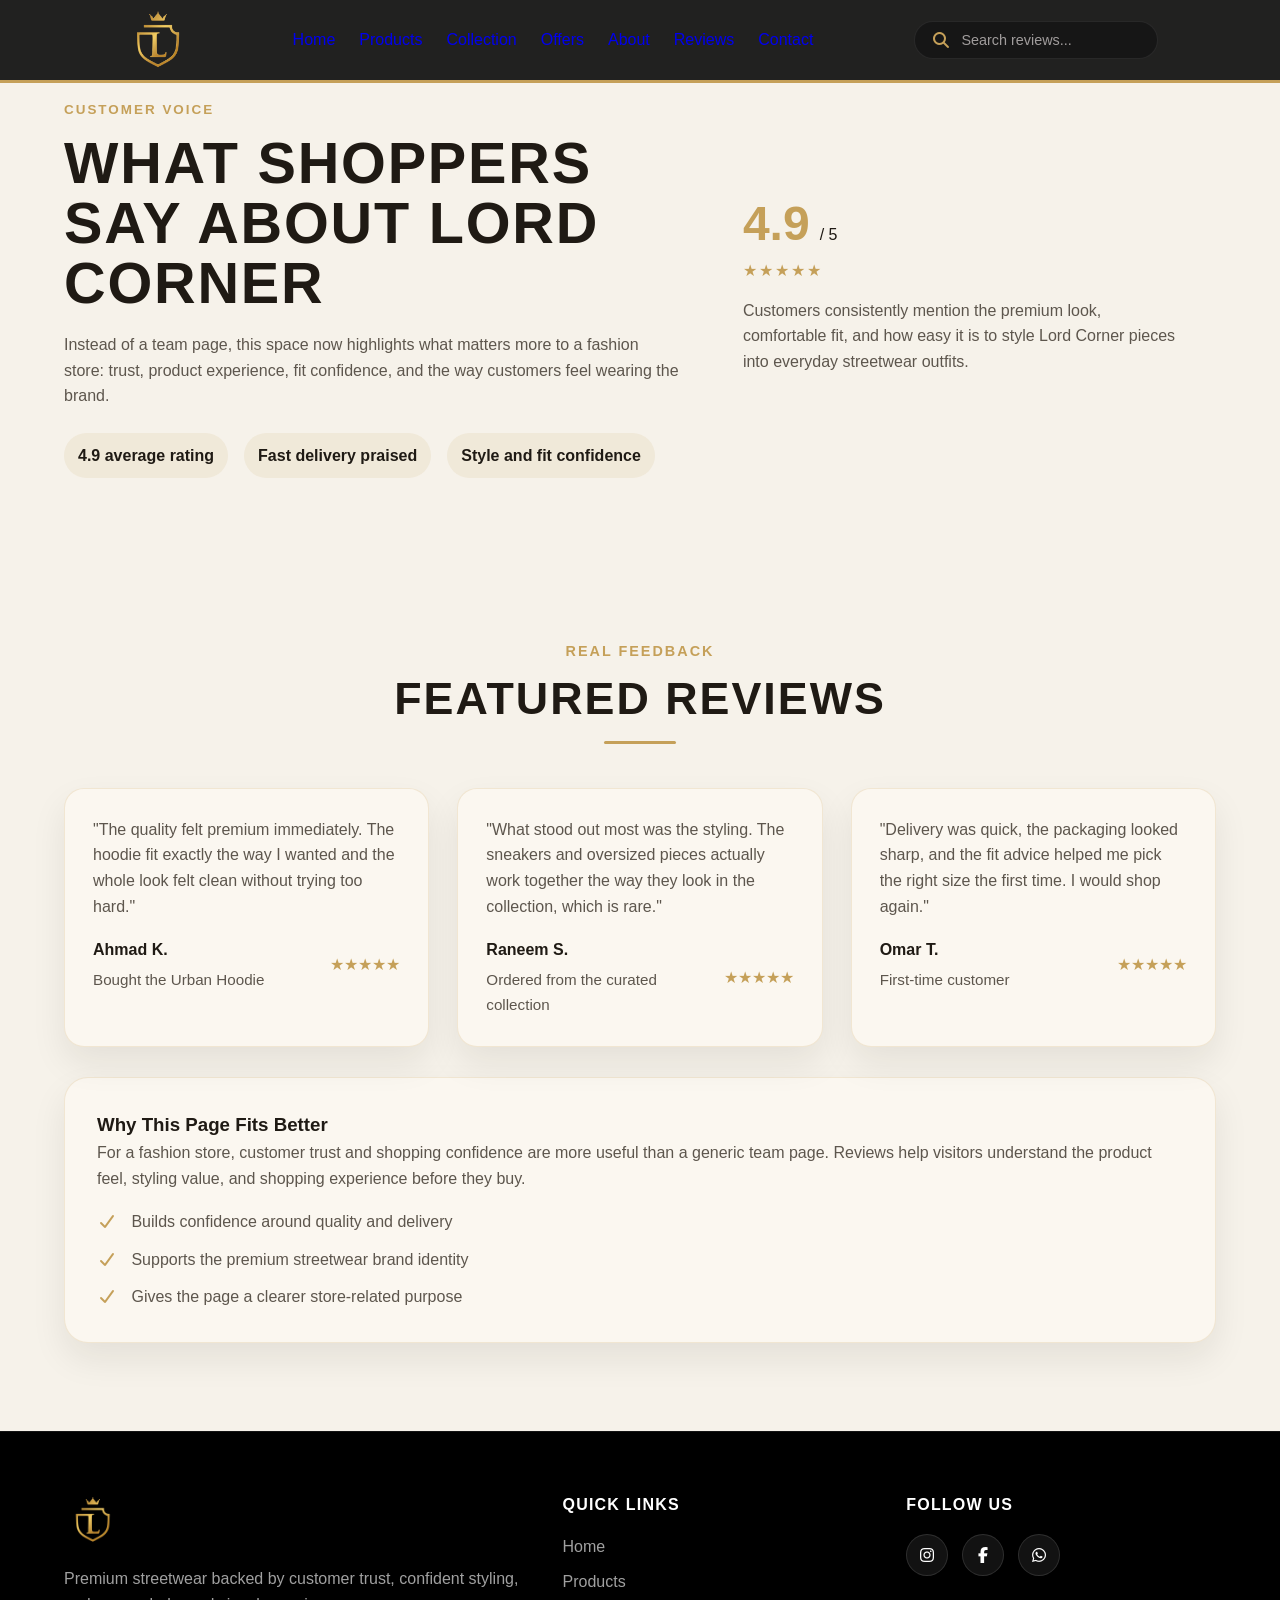
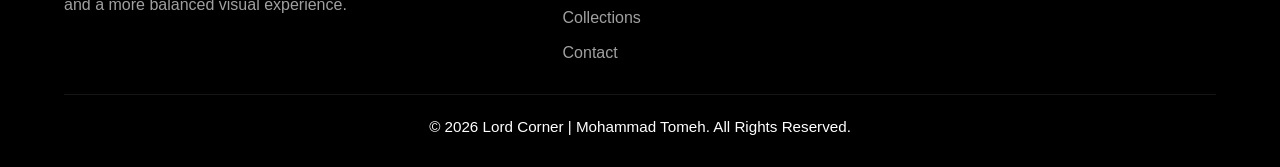
<file: team.html>
<!DOCTYPE html>
<html lang="en">
<head>
    <meta charset="UTF-8">
    <meta name="viewport" content="width=device-width, initial-scale=1.0">
    <title>Lord Corner | Reviews</title>
    <link rel="stylesheet" href="css/all.css">
    <link rel="stylesheet" href="css/style.css">
</head>
<body>

    <header class="site-header">
        <div class="header-container">
            <a href="index.html" class="logo-link">
                <img class="site-logo" src="Photos/logo_Nero_AI_Background_Remover_transparent.png" alt="Lord Corner Logo">
            </a>
            <nav class="primary-nav">
                <ul class="primary-nav-list">
                    <li><a href="index.html" class="primary-nav-link">Home</a></li>
                    <li><a href="Products.html" class="primary-nav-link">Products</a></li>
                    <li class="collection-menu">
                        <a href="collection.html" class="primary-nav-link">Collection</a>
                        <ul class="collection-dropdown">
                            <li><a href="collection.html#curated-edit" class="dropdown-nav-link">Curated Edit</a></li>
                            <li><a href="collection.html#featured-sets" class="dropdown-nav-link">Featured Sets</a></li>
                            <li><a href="collection.html#seasonal-picks" class="dropdown-nav-link">Seasonal Picks</a></li>
                        </ul>
                    </li>
                    <li><a href="offers.html" class="primary-nav-link">Offers</a></li>
                    <li><a href="about.html" class="primary-nav-link">About</a></li>
                    <li><a href="team.html" class="primary-nav-link active">Reviews</a></li>
                    <li><a href="contact.html" class="primary-nav-link">Contact</a></li>
                </ul>
            </nav>
            <div class="header-actions">
                <div class="header-search">
                    <i class="fa-solid fa-magnifying-glass"></i>
                    <input type="search" placeholder="Search reviews...">
                </div>
            </div>
        </div>
    </header>

    <section class="reviews-hero">
        <div class="reviews-hero-inner">
            <div class="reviews-hero-copy">
                <span class="eyebrow">Customer Voice</span>
                <h1>What Shoppers Say About Lord Corner</h1>
                <p>
                    Instead of a team page, this space now highlights what matters more to a fashion store:
                    trust, product experience, fit confidence, and the way customers feel wearing the brand.
                </p>
                <div class="reviews-metrics">
                    <span>4.9 average rating</span>
                    <span>Fast delivery praised</span>
                    <span>Style and fit confidence</span>
                </div>
            </div>

            <div class="reviews-summary-card">
                <div class="reviews-summary-score">
                    <strong>4.9</strong>
                    <span>/ 5</span>
                </div>
                <div class="reviews-stars">&#9733;&#9733;&#9733;&#9733;&#9733;</div>
                <p>
                    Customers consistently mention the premium look, comfortable fit, and how easy it is to style
                    Lord Corner pieces into everyday streetwear outfits.
                </p>
            </div>
        </div>
    </section>

    <section class="reviews-section">
        <div class="section-header">
            <span class="section-subtitle">Real Feedback</span>
            <h2 class="section-title">Featured Reviews</h2>
            <div class="section-line"></div>
        </div>

        <div class="reviews-grid">
            <article class="review-card">
                <p>
                    "The quality felt premium immediately. The hoodie fit exactly the way I wanted and the whole look
                    felt clean without trying too hard."
                </p>
                <div class="review-author">
                    <div>
                        <strong>Ahmad K.</strong>
                        <span>Bought the Urban Hoodie</span>
                    </div>
                    <div class="review-rating">&#9733;&#9733;&#9733;&#9733;&#9733;</div>
                </div>
            </article>

            <article class="review-card">
                <p>
                    "What stood out most was the styling. The sneakers and oversized pieces actually work together the
                    way they look in the collection, which is rare."
                </p>
                <div class="review-author">
                    <div>
                        <strong>Raneem S.</strong>
                        <span>Ordered from the curated collection</span>
                    </div>
                    <div class="review-rating">&#9733;&#9733;&#9733;&#9733;&#9733;</div>
                </div>
            </article>

            <article class="review-card">
                <p>
                    "Delivery was quick, the packaging looked sharp, and the fit advice helped me pick the right size
                    the first time. I would shop again."
                </p>
                <div class="review-author">
                    <div>
                        <strong>Omar T.</strong>
                        <span>First-time customer</span>
                    </div>
                    <div class="review-rating">&#9733;&#9733;&#9733;&#9733;&#9733;</div>
                </div>
            </article>
        </div>

        <div class="reviews-highlight-wrap">
            <div class="reviews-highlight">
                <h3>Why This Page Fits Better</h3>
                <p>
                    For a fashion store, customer trust and shopping confidence are more useful than a generic team page.
                    Reviews help visitors understand the product feel, styling value, and shopping experience before they buy.
                </p>
                <ul>
                    <li><i class="fa-solid fa-check"></i> Builds confidence around quality and delivery</li>
                    <li><i class="fa-solid fa-check"></i> Supports the premium streetwear brand identity</li>
                    <li><i class="fa-solid fa-check"></i> Gives the page a clearer store-related purpose</li>
                </ul>
            </div>
        </div>
    </section>

    <footer class="site-footer">
        <div class="footer-container">
            <div class="footer-brand">
                <img src="Photos/logo_Nero_AI_Background_Remover_transparent.png" alt="Lord Corner Logo">
                <p>Premium streetwear backed by customer trust, confident styling, and a more balanced visual experience.</p>
            </div>

            <div class="footer-links">
                <h4>Quick Links</h4>
                <ul>
                    <li><a href="index.html">Home</a></li>
                    <li><a href="Products.html">Products</a></li>
                    <li><a href="collection.html">Collections</a></li>
                    <li><a href="contact.html">Contact</a></li>
                </ul>
            </div>

            <div class="footer-social">
                <h4>Follow Us</h4>
                <div class="social-icons">
                    <a href="https://www.instagram.com/m7md.tomeh/" target="_blank"><i class="fa-brands fa-instagram"></i></a>
                    <a href="https://www.facebook.com/m7md.tomeh/" target="_blank"><i class="fa-brands fa-facebook-f"></i></a>
                    <a href="https://wa.me/972599396976" target="_blank"><i class="fa-brands fa-whatsapp"></i></a>
                </div>
            </div>
        </div>
        <div class="footer-bottom">
            <p>&copy; 2026 Lord Corner | Mohammad Tomeh. All Rights Reserved.</p>
        </div>
    </footer>

</body>
</html>
</file>
<file: css/style.css>
:root {
    --primary-gold: #c5a059;
    --dark-bg: #0a0a0a;
    --soft-bg: #f6f2ea;
    --soft-panel: #fbf7f0;
    --ink: #1f1a14;
    --card-bg: #151515;
    --card-alt-bg: #101010;
    --white: #ffffff;
    --gray: #a0a0a0;
    --soft-text: #5d564d;
    --muted: #d7d7d7;
    --border: rgba(197, 160, 89, 0.16);
    --shadow: 0 18px 45px rgba(0, 0, 0, 0.35);
    --transition: 0.3s;
    --header-offset: 86px;
}

* {
    margin: 0;
    padding: 0;
    box-sizing: border-box;
    font-family: "Segoe UI", Arial, sans-serif;
}

body {
    background-color: var(--soft-bg);
    color: var(--white);
    line-height: 1.6;
}

a {
    text-decoration: none;
}

img {
    display: block;
    max-width: 100%;
}

ul {
    list-style: none;
}

/* ==================== Header / Navigation ==================== */
.site-header {
    background: rgba(10, 10, 10, 0.9);
    border-bottom: 3px solid var(--primary-gold);
    position: fixed;
    top: 0;
    width: 100%;
    z-index: 1000;
}

/* i use this to keep the spacing consistent on both the header and the inner content */
.header-container,
.site-header {
    padding:0 5%;
}

/* this is the main desktop header row where i place the logo, nav, and actions */
.header-container {
    min-height: 80px;
    display: flex;
}

/* this keeps the logo aligned cleanly inside the header row */
.logo-link{
    display: flex;
    align-items: center;
}

/* this sets the visual size of the logo image */
.site-logo {
    height: 70px;
}

/* both the nav wrapper and nav list use flex so alignment is controlled consistently */
.primary-nav,
.primary-nav-list {
    display: flex;
    align-items: center;
}

/* this lets the desktop navigation take the flexible middle area between the logo and header actions */
.primary-nav {
    flex: 1 1 auto;
    justify-content: center;
    min-width: 0;
}

/* hidden checkbox used to control the mobile menu with css only */
.nav-toggle {
    position: absolute;
    opacity: 0;
}

/* mobile only controls stay hidden by default and appear later inside the mobile media query */
.nav-toggle-button,
.mobile-nav {
    display: none;
}

/* spacing between desktop nav links */
.primary-nav-list {
    flex-wrap: wrap;
    gap: 24px;
}

/* shared desktop nav link styling, including spacing, uppercase look, and hover-ready positioning */
.nav-link{
    position: relative;
    /* display: flex;
    align-items: center; */
    padding: 10px 0;
    color: var(--white);
    font-size: 1rem;
    font-weight: 700;
    text-transform: uppercase;
    letter-spacing: 1.5;
    transition: color var(--transition);
}

/* this creates the underline hover effect for nav links */
.nav-link::after{
    content: "";
    position: absolute;
    left: 0;
    bottom: 1px;
    width: 100%;
    height: 2px;
    background: var(--primary-gold);
    transform: scaleX(0);
    transition: transform var(--transition);
}

/* this changes nav link color on hover and active state */
.nav-link:hover,
.nav-link.active{
    color: var(--primary-gold);
}

/* this animates the underline into view on hover and active state */
.nav-link:hover::after,
.nav-link.active::after{
    transform: scaleX(1);
}

/* this groups the search bar and cart icon on the right side of the header */
.header-actions {
    display: flex;
    align-items: center;
    gap: 16px;
}

/* this styles the search bar container in the header */
.header-search {
    display: flex;
    align-items: center;
    gap: 10px;
    background: #161616;
    border: 1px solid rgba(255, 255, 255, 0.08);
    border-radius: 20px;
    padding: 10px 16px;
    min-width: 230px;
    flex-wrap: wrap;
}

/* this colors and sizes the search icon */
.header-search i {
    color: var(--primary-gold);
    font-size: 1rem;
}

/* this removes default input styling so the search field matches the theme */
.header-search input {
    background: transparent;
    border: none;
    outline: none;
    color: var(--white);
    font-size: 0.9rem;
}

/* this softens the placeholder text color inside the search field */
.header-search input::placeholder {
    color: #a09c9c;
}

/* this styles the circular cart button in the header */
.cart-icon a {
    width: 42px;
    height: 42px;
    display: flex;
    align-items: center;
    justify-content: center;
    color: var(--white);
    border-radius: 50%;
    border: 1px solid rgba(255, 255, 255, 0.12);
    background: #151515;
    transition: transform var(--transition), border-color var(--transition), color var(--transition);
}

/* this adds the hover highlight to the cart button */
.cart-icon a:hover {
    color: var(--primary-gold);
    border-color: var(--primary-gold);
    transform: translateY(-2px);
}

/* ==================== Home Hero ==================== */
/* this styles the main landing hero with full-screen feel, background image, overlay, and centered content */
.hero-banner {
    position: relative;
    min-height: 100vh;
    display: flex;
    align-items: center;
    justify-content: flex-start;
    text-align: left;
    background-image: url("../Photos/Home-photo.png");
    background-position: center;
    background-repeat: no-repeat;
    background-size: cover;
}

/* dark overlay placed over the hero image for better text readability */
.hero-backdrop {
    position: absolute;
    width: 100%;
    height: 100%;
    background: rgba(0, 0, 0, 0.52);
}

/* main content box inside the hero */
.hero-content {
    position: relative;
    max-width: 760px;
    left: 4%;
}

/* large store name styling */
.hero-brand {
    display: block;
    width: max-content;
    max-width: 100%;
    margin: 0 0 22px;
    color: var(--white);
    font-size: 3.2rem;
    font-weight: 800;
    letter-spacing: 4px;
    text-transform: uppercase;
    border-bottom: 2px solid var(--primary-gold);

}

/* main hero headline styling */
.hero-title {
    color: var(--primary-gold);
    font-size: 3.2rem;
    line-height: 1.1;
    text-transform: uppercase;
    letter-spacing: 2px;
    margin-bottom: 18px;
}

/* supporting paragraph under the hero title */
.hero-text {
    max-width: 620px;
    margin: 0 0 34px;
    color: var(--muted);
    font-size: 1.05rem;
}

/* this groups the main hero call-to-action buttons */
.hero-cta-group {
    display: flex;
    align-items: center;
    justify-content: flex-start;
    gap: 16px;
    flex-wrap: wrap;
}

/* shared button base used across multiple sections */
.btn{
    display: flex;
    align-items: center;
    justify-content: center;
    min-width: 190px;
    padding: 14px 28px;
    border-radius: 6px;
    border: 2px solid transparent;
    font-size: 0.9rem;
    font-weight: 700;
    letter-spacing: 0.8px;
    text-transform: uppercase;
    transition: transform var(--transition), border-color var(--transition), background-color var(--transition), color var(--transition);
}

/* this adds a small lift effect on button hover */
.btn:hover{
    transform: translateY(-2px);
}

/* primary gold-filled button style */
.btn-primary {
    background: var(--primary-gold);
    color: #080808;
}

/* hover color for the primary button */
.btn-primary:hover:hover {
    background: #d6b06a;
}

/* secondary outlined button style */
.btn-secondary {
    border-color: var(--gray);
    color: var(--gray);
    background: transparent;
}

/* hover state for the secondary button */
.btn-secondary:hover:hover {
    border-color: var(--primary-gold);
    color: var(--primary-gold);
}

/* ==================== Shared Sections ==================== */
/* shared section spacing for the main content blocks */
.features-section,
.products-section,
.stats-section,
.offers-section,
.about-section {
    padding: 88px 5%;
}

/* light-surface sections that switch text to dark ink for readability */
.features-section,
.about-section,
.collection-showcase,
.contact-section,
.reviews-section,
.home-collections-section,
.home-cta-section {
    background: var(--soft-bg);
    color: var(--ink);
}

/* this centers the main section heading group and limits its width */
.section-header {
    max-width: 760px;
    margin: 0 auto 44px;
    text-align: center;
}

/* special heading color override for dark-background sections */
.section-header-dark .section-intro {
    color: var(--white);
}

/* small gold label above section headings */
.section-subtitle {
    display: inline-block;
    margin-bottom: 10px;
    color: var(--primary-gold);
    font-size: 0.9rem;
    font-weight: 800;
    text-transform: uppercase;
    letter-spacing: 2px;
}

/* main section title styling */
.section-title {
    font-size: 2.8rem;
    line-height: 1.15;
    text-transform: uppercase;
    letter-spacing: 2px;
}

/* intro paragraph under section titles */
.section-intro {
    max-width: 620px;
    margin: 14px auto 0;
    color: var(--soft-text);
    font-size: 1rem;
}

/* decorative gold line used under section headers */
.section-line {
    width: 72px;
    height: 3px;
    margin: 16px auto 0;
    background: var(--primary-gold);
    border-radius: 20px;
}

/* shared grid containers used by cards across the site */
.feature-grid,
.product-grid,
.offers-grid,
.top-picks-grid,
.news-grid {
    max-width: 1200px;
    margin: 0 auto;
    display: grid;
    gap: 28px;
    grid-template-columns: repeat(3, 1fr);
}

/* shared card base styling for dark-themed cards */
.feature-card,
.product-card,
.offer-card,
.top-pick-card,
.news-card {
    background: #171717;
    border: 1px solid rgba(255, 255, 255, 0.07);
    border-radius: 18px;
    box-shadow: var(--shadow);
    transition: transform var(--transition), border-color var(--transition), box-shadow var(--transition);
}

/* light card variation used inside lighter page sections */
.features-section .feature-card,
.about-section .about-photo-frame,
.collection-showcase .season-card,
.contact-section .contact-method,
.contact-section .contact-form-card,
.contact-section .contact-details-card,
.reviews-section .review-card,
.reviews-section .reviews-highlight,
.reviews-section .reviews-summary-card,
.home-collections-section .home-collection-card,
.home-cta-card {
    background: var(--soft-panel);
    border: 1px solid rgba(197, 160, 89, 0.2);
    box-shadow: 0 16px 35px rgba(30, 23, 14, 0.08);
}

/* prepare light cards for richer hover motion without breaking layout */
.reviews-section .review-card,
.home-collections-section .home-collection-card {
    position: relative;
    transition: transform var(--transition), border-color var(--transition), box-shadow var(--transition), background-color var(--transition);
}

/* shared hover lift for cards */
.feature-card:hover,
.product-card:hover,
.offer-card:hover,
.top-pick-card:hover,
.news-card:hover {
    transform: translateY(-6px);
    border-color: var(--primary-gold);
    box-shadow: 0 24px 50px rgba(0, 0, 0, 0.42);
}

/* ==================== Home Features ==================== */
/* single value/feature card styling */
.feature-card {
    padding: 34px 28px;
    text-align: center;
}

/* slightly highlighted center feature card */
.feature-card.featured {
    border-color: rgba(197, 160, 89, 0.4);
    background: #eee4d2;
}

/* shared icon styling for feature and offer cards */
.feature-icon,
.offer-icon {
    color: var(--primary-gold);
    font-size: 2rem;
    margin-bottom: 20px;
}

/* card title styling */
.feature-card h3,
.offer-title {
    font-size: 1.25rem;
    margin-bottom: 12px;
}

/* shared body text colors inside cards and footer text blocks */
.feature-card p,
.offer-description,
.stat-text,
.footer-brand p,
.site-footer-text {
    color: var(--gray);
}

/* softer text color for light-surface content areas */
.features-section .feature-card p,
.about-section .about-description,
.about-section .about-list,
.collection-showcase p,
.collection-showcase li,
.contact-section p,
.contact-section label,
.reviews-section p,
.reviews-section li {
    color: var(--soft-text);
}

/* ==================== Home Products ==================== */
/* dark product section surface on the home page */
.products-section {
    background: #141414;
}

/* product card container setup */
.product-card {
    overflow: hidden;
    padding: 0;
    text-align: left;
}

/* this establishes positioning context for badges and overlays */
.product-image-container,
.product-card {
    position: relative;
}

/* product image sizing and crop behavior */
.product-card img,
.news-image img {
    width: 100%;
    height: 320px;
    object-fit: cover;
}

/* hidden hover overlay that shows product actions */
.product-overlay {
    position: absolute;
    inset: 0;
    display: flex;
    align-items: flex-end;
    justify-content: center;
    padding: 24px;
    background: rgba(0, 0, 0, 0.62);
    opacity: 0;
    transition: opacity var(--transition);
}

/* this reveals the product overlay on hover */
.product-card:hover .product-overlay {
    opacity: 1;
}

/* horizontal layout for the action buttons over product images */
.product-actions {
    display: flex;
    align-items: center;
    gap: 12px;
}

/* circular action button styling for quick actions */
.product-actions button,
.product-action-button {
    width: 46px;
    height: 46px;
    border: none;
    border-radius: 50%;
    background: rgba(255, 255, 255, 0.94);
    color: #080808;
    display: inline-flex;
    align-items: center;
    justify-content: center;
    cursor: pointer;
    transition: transform var(--transition), background-color var(--transition), color var(--transition);
}

/* this keeps icon links centered inside circular action buttons */
.product-action-button a {
    width: 100%;
    height: 100%;
    display: inline-flex;
    align-items: center;
    justify-content: center;
    color: inherit;
}

/* hover state for product quick action buttons */
.product-actions button:hover,
.product-action-button:hover {
    transform: translateY(-2px);
    background: var(--primary-gold);
}

/* small gold badge shown on featured products */
.product-badge {
    position: absolute;
    top: 18px;
    left: 18px;
    z-index: 1;
    background: var(--primary-gold);
    color: #080808;
    font-size: 0.76rem;
    font-weight: 800;
    text-transform: uppercase;
    letter-spacing: 1px;
    padding: 8px 12px;
    border-radius: 999px;
}

/* text area under each product image */
.product-info {
    padding: 22px 22px 24px;
}

/* product title sizing */
.product-info h3,
.product-title {
    font-size: 1.2rem;
    margin-bottom: 6px;
}

/* gold styling for product prices and highlighted product text */
.product-price,
.product-text {
    color: var(--primary-gold);
    font-weight: 700;
}

/* shared footer area below some sections for text links or ctas */
.section-footer {
    max-width: 1200px;
    margin: 30px auto 0;
    text-align: center;
}

/* shared spacing for the collections preview and final cta sections */
.home-collections-section,
.home-cta-section {
    padding: 88px 5%;
}

/* grid layout for the home collections preview cards */
.home-collections-grid {
    max-width: 1200px;
    margin: 0 auto;
    display: grid;
    grid-template-columns: repeat(3, minmax(0, 1fr));
    gap: 28px;
}

/* card wrapper for home collection previews */
.home-collection-card {
    overflow: hidden;
    border-radius: 22px;
}

/* soft light sweep that animates across collection cards on hover */
.home-collection-card::after {
    content: "";
    position: absolute;
    inset: 0;
    background: linear-gradient(120deg, transparent 20%, rgba(255, 255, 255, 0.22) 50%, transparent 80%);
    transform: translateX(-130%);
    transition: transform 0.75s ease;
    pointer-events: none;
}

/* stronger hover feedback for collection cards */
.home-collection-card:hover {
    transform: translateY(-10px);
    border-color: rgba(197, 160, 89, 0.5);
    box-shadow: 0 28px 48px rgba(74, 56, 26, 0.18);
}

/* animate the light sweep while hovering a collection card */
.home-collection-card:hover::after {
    transform: translateX(130%);
}

/* collection preview image sizing */
.home-collection-card img {
    width: 100%;
    height: 290px;
    object-fit: cover;
    transition: transform 0.65s ease, filter 0.65s ease;
}

/* add a slight zoom and contrast boost to the card image on hover */
.home-collection-card:hover img {
    transform: scale(1.06);
    filter: saturate(1.05) contrast(1.02);
}

/* text area under each collection preview image */
.home-collection-copy {
    padding: 24px;
}

/* small tag label used on collection preview cards */
.home-collection-tag {
    display: inline-flex;
    align-items: center;
    margin-bottom: 12px;
    padding: 7px 12px;
    border-radius: 999px;
    background: rgba(197, 160, 89, 0.12);
    color: var(--primary-gold);
    font-size: 0.78rem;
    font-weight: 700;
    text-transform: uppercase;
    letter-spacing: 1px;
    transition: transform var(--transition), background-color var(--transition), color var(--transition);
}

/* tighten the hover feel by nudging the tag upward and brightening it */
.home-collection-card:hover .home-collection-tag {
    transform: translateY(-3px);
    background: rgba(197, 160, 89, 0.18);
    color: #a56f16;
}

/* collection preview title spacing */
.home-collection-copy h3 {
    margin-bottom: 10px;
    font-size: 1.3rem;
}

/* shared paragraph styling for collection previews and final cta text */
.home-collection-copy p,
.home-cta-text {
    color: var(--soft-text);
}

/* final cta card layout on the home page */
.home-cta-card {
    max-width: 1100px;
    margin: 0 auto;
    padding: 46px 38px;
    text-align: center;
    border-radius: 28px;
}

/* this tightens spacing between cta title and text */
.home-cta-card .section-title {
    margin-bottom: 14px;
}

/* this adds top spacing before the cta buttons */
.home-cta-card .hero-cta-group {
    margin-top: 28px;
}

/* text-only link/button style used under sections */
.btn-text {
    display: inline-flex;
    align-items: center;
    gap: 10px;
    color: var(--primary-gold);
    font-weight: 700;
    letter-spacing: 0.8px;
    transition: gap var(--transition), color var(--transition);
}

/* slight arrow-spacing animation on hover */
.btn-text:hover {
    gap: 14px;
}

/* ==================== Stats ==================== */
/* dark stats band used as a trust-building section */
.stats-section {
    background: #0b0b0b;
    border-top: 1px solid rgba(255, 255, 255, 0.06);
    border-bottom: 1px solid rgba(255, 255, 255, 0.06);
    padding-top: 74px;
    padding-bottom: 74px;
}

/* this centers the stats content within the page width */
.stats-backdrop {
    max-width: 1200px;
    margin: 0 auto;
}

/* three-column grid for the stats cards */
.stats-grid {
    display: grid;
    grid-template-columns: repeat(3, minmax(0, 1fr));
    gap: 22px;
}

/* individual stat card styling */
.stat-card {
    min-height: 180px;
    padding: 34px 24px 30px;
    text-align: center;
    display: flex;
    flex-direction: column;
    align-items: center;
    justify-content: center;
    background: #121212;
    border: 1px solid rgba(197, 160, 89, 0.2);
    border-top: 3px solid var(--primary-gold);
    border-radius: 20px;
    box-shadow: 0 18px 34px rgba(0, 0, 0, 0.28);
}

/* large gold number styling inside each stat card */
.stat-number {
    color: var(--primary-gold);
    font-size: clamp(2.4rem, 4vw, 3.4rem);
    line-height: 1;
    margin-bottom: 14px;
    letter-spacing: 1px;
}

/* supporting stat label text */
.stat-text {
    color: #ddd4c5;
    font-size: 1.02rem;
    letter-spacing: 0.4px;
}

/* ==================== Footer ==================== */
/* main footer surface styling */
.site-footer {
    background: #000000;
    border-top: 1px solid rgba(255, 255, 255, 0.08);
    padding: 60px 5% 28px;
}

/* grid layout for footer content columns */
.footer-container {
    max-width: 1200px;
    margin: 0 auto;
    display: grid;
    grid-template-columns: minmax(220px, 1.2fr) repeat(2, minmax(180px, 0.8fr));
    gap: 34px;
    align-items: start;
}

/* shared footer logo sizing */
.footer-brand img,
.site-footer-logo img {
    height: 56px;
    width: auto;
    margin-bottom: 18px;
}

/* default text alignment for footer content blocks */
.footer-brand,
.footer-links,
.footer-social {
    text-align: left;
}

/* footer small heading styling */
.footer-links h4,
.footer-social h4 {
    font-size: 1rem;
    letter-spacing: 1.2px;
    text-transform: uppercase;
    margin-bottom: 16px;
}

/* vertical list layout for footer links */
.footer-links ul {
    display: grid;
    gap: 10px;
}

/* footer quick link colors and transition */
.footer-links a {
    color: var(--gray);
    transition: color var(--transition);
}

/* footer link hover highlight */
.footer-links a:hover {
    color: var(--primary-gold);
}

/* shared layout for circular social icons */
.social-icons,
.site-footer-social-links {
    display: flex;
    align-items: center;
    gap: 14px;
    flex-wrap: wrap;
}

/* base social icon button style */
.social-icons a,
.site-footer-social-links a {
    width: 42px;
    height: 42px;
    display: inline-flex;
    align-items: center;
    justify-content: center;
    border-radius: 50%;
    border: 1px solid rgba(255, 255, 255, 0.12);
    background: #121212;
    transition: transform var(--transition), color var(--transition), border-color var(--transition);
}

/* hover state for social icon buttons */
.social-icons a:hover,
.site-footer-social-links a:hover {
    color: var(--primary-gold);
    border-color: var(--primary-gold);
    transform: translateY(-2px);
}

/* bottom copyright strip in the footer */
.footer-bottom,
.site-footer-text {
    max-width: 1200px;
    margin: 28px auto 0;
    padding-top: 20px;
    border-top: 1px solid rgba(255, 255, 255, 0.08);
    text-align: center;
    font-size: 0.95rem;
}

.site-footer-logo,
.site-footer-text {
    text-align: center;
}

/* ==================== Shared Inner Page Compatibility ==================== */
/* shared styles reused by the inside pages like about, collection, contact, and reviews so they feel part of one system */
.offers-grid {
    align-items: stretch;
}

/* main spacing and light background for the offers/value section */
.offers-section {
    padding-top: 110px;
    padding-bottom: 96px;
    background: var(--soft-bg);
}

/* dark title panel at the top of the offers section */
.offers-section .section-header {
    margin-bottom: 72px;
    padding: 36px 20px 42px;
    background: #101010;
    border-radius: 24px;
}

/* individual offer/value card spacing */
.offer-card {
    padding: 28px 24px;
}

/* layout for icon plus text inside each offer card */
.offer-card-content {
    display: flex;
    align-items: flex-start;
    gap: 18px;
}

/* flexible text area inside the offer card */
.offer-copy {
    flex: 1 1 auto;
}

/* two-column layout for the about/story section */
.about-layout {
    max-width: 1200px;
    margin: 0 auto;
    display: grid;
    grid-template-columns: minmax(0, 1.1fr) minmax(320px, 0.9fr);
    gap: 36px;
    align-items: center;
}

/* main paragraph inside the about section */
.about-description {
    color: var(--gray);
    margin-bottom: 22px;
}

/* vertical checklist used in about and value sections */
.about-list {
    display: grid;
    gap: 14px;
}

/* gold check icon styling */
.about-list i {
    color: var(--primary-gold);
    margin-right: 10px;
}

/* framed image styling in the about section */
.about-photo-frame {
    overflow: hidden;
    border-radius: 20px;
    border: 1px solid rgba(255, 255, 255, 0.08);
    box-shadow: var(--shadow);
}

/* this makes the about image cover the frame properly */
.about-photo-frame img {
    width: 100%;
    height: 100%;
    min-height: 420px;
    object-fit: cover;
}

/* small gallery dots under the about image */
.about-gallery-dots {
    display: flex;
    justify-content: center;
    gap: 10px;
    margin-top: 22px;
}

/* base dot styling */
.about-gallery-dot {
    width: 12px;
    height: 12px;
    border-radius: 50%;
    border: 1px solid var(--primary-gold);
}

/* hover highlight for gallery dots */
.about-gallery-dot:hover{
    background: var(--primary-gold);
}

/* active and highlighted dot states */
.about-gallery-dot-active,
.about-gallery-dot-middle {
    background: var(--primary-gold);
}

/* wrapper around the desktop collection dropdown trigger */
.collection-menu {
    position: relative;
    padding-bottom: 14px;
    margin-bottom: -14px;
}

/* invisible bridge that keeps hover active while moving into the dropdown */
.collection-menu::after {
    content: "";
    position: absolute;
    left: 0;
    right: 0;
    top: 100%;
    height: 16px;
}

/* desktop collection dropdown menu styling */
.collection-dropdown {
    position: absolute;
    top: 100%;
    left: 50%;
    transform: translateX(-50%);
    min-width: 190px;
    background: #141414;
    border: 1px solid rgba(255, 255, 255, 0.08);
    border-radius: 12px;
    padding: 12px 0;
    display: none;
    box-shadow: var(--shadow);
    z-index: 1001;
}

/* this shows the dropdown on hover */
.collection-menu:hover .collection-dropdown {
    display: block;
}

/* link styling inside the dropdown menu */
.dropdown-nav-link {
    position: relative;
    display: block;
    padding: 10px 16px;
    color: var(--gray);
    transition: color var(--transition), background-color var(--transition);
}

/* underline effect inside dropdown links */
.dropdown-nav-link::after {
    content: "";
    position: absolute;
    left: 16px;
    bottom: 8px;
    width: calc(100% - 32px);
    height: 1px;
    background: var(--primary-gold);
    transform: scaleX(0);
    transform-origin: left;
    transition: transform var(--transition);
}

/* dropdown link hover colors */
.dropdown-nav-link:hover {
    color: var(--primary-gold);
    background: rgba(255, 255, 255, 0.03);
}

/* this expands the underline on dropdown hover */
.dropdown-nav-link:hover::after {
    transform: scaleX(1);
}

/* ==================== Mobile Hamburger Menu ==================== */
/* mobile only header controls for the css hamburger and expandable menu */
/* mobile hamburger button and menu styles */
.nav-toggle-button {
    width: 40px;
    height: 40px;
    border: 1px solid rgba(255, 255, 255, 0.12);
    border-radius: 12px;
    background: #141414;
    align-items: center;
    justify-content: center;
    cursor: pointer;
    transition: border-color var(--transition), color var(--transition), background-color var(--transition);
}

/* hover highlight for the hamburger button */
.nav-toggle-button:hover {
    color: var(--primary-gold);
    border-color: var(--primary-gold);
}

/* middle line of the hamburger icon */
.nav-toggle-button span {
    position: relative;
    width: 18px;
    height: 2px;
    background: currentColor;
    border-radius: 999px;
    transition: background-color var(--transition), transform var(--transition);
}

/* top and bottom hamburger lines created with pseudo-elements */
.nav-toggle-button span::before,
.nav-toggle-button span::after {
    content: "";
    position: absolute;
    left: 0;
    width: 18px;
    height: 2px;
    background: currentColor;
    border-radius: 999px;
    transition: transform var(--transition), top var(--transition), opacity var(--transition);
}

/* top line position */
.nav-toggle-button span::before {
    top: -6px;
}

/* bottom line position */
.nav-toggle-button span::after {
    top: 6px;
}

/* keep hamburger as 3 lines and only change active color */
/* this changes only the line color when the mobile menu is open */
.nav-toggle:checked ~ .nav-toggle-button span {
    background: var(--primary-gold);
}

/* this highlights the hamburger button when active */
.nav-toggle:checked ~ .nav-toggle-button {
    color: var(--primary-gold);
    border-color: rgba(197, 160, 89, 0.65);
}

/* collapsed mobile navigation container */
.mobile-nav {
    width: 100%;
    grid-column: 1 / -1;
    max-height: 0;
    overflow: hidden;
    opacity: 0;
    transform: translateY(-8px);
    transition: max-height 0.35s ease, opacity 0.28s ease, transform 0.28s ease, margin-top 0.28s ease;
}

/* inner panel that holds the mobile nav links */
.mobile-nav-list {
    display: grid;
    gap: 10px;
    padding: 16px;
    border: 1px solid rgba(197, 160, 89, 0.18);
    border-radius: 18px;
    background: rgba(13, 13, 13, 0.98);
    box-shadow: 0 18px 34px rgba(0, 0, 0, 0.28);
}

/* main mobile navigation link styling */
.mobile-nav-link {
    display: block;
    padding: 10px 12px;
    border-radius: 12px;
    color: var(--white);
    font-size: 0.88rem;
    font-weight: 700;
    text-transform: uppercase;
    letter-spacing: 0.9px;
    text-align: center;
    transition: color var(--transition), background-color var(--transition);
}

/* hover and active state for mobile nav links */
.mobile-nav-link:hover,
.mobile-nav-link.active {
    color: var(--primary-gold);
    background: rgba(197, 160, 89, 0.08);
}

/* group wrapper for mobile collection links */
.mobile-nav-group {
    display: grid;
    gap: 8px;
}

/* stacked sub-links inside the mobile collections group */
.mobile-submenu {
    display: grid;
    gap: 6px;
    padding-top: 2px;
}

/* mobile submenu link styling */
.mobile-submenu a {
    display: block;
    padding: 8px 12px;
    border-radius: 10px;
    color: var(--gray);
    font-size: 0.76rem;
    font-weight: 600;
    letter-spacing: 0.7px;
    text-transform: uppercase;
    text-align: center;
    transition: color var(--transition), background-color var(--transition);
}

/* mobile submenu hover styling */
.mobile-submenu a:hover {
    color: var(--primary-gold);
    background: rgba(255, 255, 255, 0.04);
}

/* this expands the mobile menu when the hidden checkbox is checked */
.nav-toggle:checked ~ .mobile-nav {
    max-height: 620px;
    opacity: 1;
    transform: translateY(0);
    margin-top: 8px;
}

/* ==================== Collection Page ==================== */
/* this styles shared by the collection and contact hero-style intro layouts */
.collection-hero,
.contact-hero {
    padding: 96px 5% 72px;
    background: var(--soft-bg);
    color: var(--ink);
}

/* two-column hero layout for collection and contact intros */
.collection-hero-inner,
.contact-hero-inner {
    max-width: 1200px;
    margin: 0 auto;
    display: grid;
    grid-template-columns: minmax(0, 1.05fr) minmax(300px, 0.95fr);
    gap: 34px;
    align-items: center;
}

/* small gold label used above major inner-page headings */
.eyebrow {
    display: inline-block;
    margin-bottom: 12px;
    color: var(--primary-gold);
    text-transform: uppercase;
    letter-spacing: 2px;
    font-size: 0.84rem;
    font-weight: 700;
}

/* large headings for collection and contact hero sections */
.collection-hero-copy h1,
.collection-hero-copy h2,
.contact-hero-copy h1,
.contact-hero-copy h2 {
    font-size: clamp(2.3rem, 4.5vw, 4.3rem);
    line-height: 1.05;
    text-transform: uppercase;
    letter-spacing: 1.8px;
    margin-bottom: 18px;
}

/* supporting intro text for collection/contact hero sections */
.collection-hero-copy p,
.contact-hero-copy p,
.contact-intro,
.collection-note {
    color: var(--soft-text);
    max-width: 640px;
}

/* checklist layout under collection/contact hero text */
.collection-highlights,
.contact-points {
    display: grid;
    gap: 12px;
    margin-top: 24px;
}

/* checklist text styling */
.collection-highlights li,
.contact-points li {
    color: var(--soft-text);
}

/* gold checklist icon styling */
.collection-highlights i,
.contact-points i {
    color: var(--primary-gold);
    margin-right: 10px;
}

/* light card surface used for collection image and contact info card */
.collection-hero-visual,
.contact-hero-card {
    background: var(--soft-panel);
    border: 1px solid rgba(197, 160, 89, 0.2);
    border-radius: 24px;
    overflow: hidden;
    box-shadow: 0 16px 35px rgba(30, 23, 14, 0.08);
}

/* this makes the collection hero image fill its frame cleanly */
.collection-hero-visual img {
    width: 100%;
    height: 100%;
    min-height: 420px;
    object-fit: cover;
}

/* shared spacing for collection and contact content sections */
.collection-showcase,
.contact-section,
.team-members-section {
    padding: 88px 5%;
}

/* shared grid wrappers for collection, contact, and older team layouts */
.curated-grid,
.season-grid,
.contact-grid,
.team-members-grid {
    max-width: 1200px;
    margin: 0 auto;
    display: grid;
    gap: 28px;
}

/* special 12-column grid used by the collection feature cards */
.curated-grid {
    grid-template-columns: repeat(12, minmax(0, 1fr));
}

/* large image-led collection card container */
.curated-card {
    position: relative;
    overflow: hidden;
    border-radius: 22px;
    min-height: 320px;
    border: 1px solid rgba(255, 255, 255, 0.08);
    box-shadow: var(--shadow);
    background: #1a1815;
}

/* wide featured collection cards */
.curated-card.large {
    grid-column: span 7;
}

/* smaller supporting collection cards */
.curated-card.small {
    grid-column: span 5;
}

/* collection card image sizing */
.curated-card img {
    width: 100%;
    height: 100%;
    min-height: 320px;
    object-fit: cover;
}

/* dark overlay that holds the text on top of collection images */
.curated-card-overlay {
    position: absolute;
    inset: 0;
    display: flex;
    align-items: flex-end;
    padding: 28px;
    background: rgba(0, 0, 0, 0.72);
}

/* shared title sizing for collection, season, and contact cards */
.curated-card-copy h3,
.season-card h3,
.contact-method h3 {
    font-size: 1.45rem;
    margin-bottom: 8px;
}

/* this forces collection image-card titles to stay white over the dark overlay */
.curated-card-copy h3 {
    color: var(--white);
}

/* shared paragraph styling for card bodies */
.curated-card-copy p,
.season-card p,
.contact-method p,
.contact-form-card p,
.contact-details-card p,
.team-member-role {
    color: var(--gray);
}

/* slightly brighter text for collection overlay paragraphs */
.curated-card-copy p {
    color: #f0ebe1;
}

/* dark heading color for light cards */
.season-card h3,
.contact-method h3,
.contact-form-card h3,
.contact-details-card h3 {
    color: var(--ink);
}

/* small category tag on collection image cards */
.curated-card-tag {
    display: inline-flex;
    margin-bottom: 14px;
    padding: 7px 12px;
    border-radius: 999px;
    background: rgba(197, 160, 89, 0.18);
    color: var(--primary-gold);
    font-size: 0.78rem;
    font-weight: 700;
    text-transform: uppercase;
    letter-spacing: 1px;
}

/* responsive auto-fit grid used by season/contact cards */
.season-grid,
.contact-grid,
.team-members-grid {
    grid-template-columns: repeat(auto-fit, minmax(260px, 1fr));
}

/* light card base used across season and contact content */
.season-card,
.contact-method,
.contact-form-card,
.contact-details-card,
.team-member-card {
    background: var(--soft-panel);
    border: 1px solid rgba(255, 255, 255, 0.08);
    border-radius: 20px;
    box-shadow: var(--shadow);
}

/* inner spacing for season and contact cards */
.season-card,
.contact-method,
.contact-form-card,
.contact-details-card {
    padding: 28px;
}

/* bullet list styling inside season cards */
.season-card ul {
    display: grid;
    gap: 10px;
    margin-top: 16px;
}

/* list item text inside season cards */
.season-card li {
    color: var(--muted);
}

.team-member-card {
    overflow: hidden;
}

.team-member-image-wrapper {
    position: relative;
}

.team-member-image-wrapper img {
    width: 100%;
    height: 330px;
    object-fit: cover;
}

.team-member-social-overlay {
    position: absolute;
    inset: 0;
    display: flex;
    align-items: flex-end;
    justify-content: center;
    gap: 12px;
    padding: 20px;
    background: rgba(0, 0, 0, 0.58);
    opacity: 0;
    transition: opacity var(--transition);
}

.team-member-card:hover .team-member-social-overlay {
    opacity: 1;
}

.team-member-social-overlay a {
    width: 42px;
    height: 42px;
    display: inline-flex;
    align-items: center;
    justify-content: center;
    border-radius: 50%;
    background: rgba(255, 255, 255, 0.94);
    color: #111;
}

.team-member-info {
    padding: 22px;
    text-align: center;
}

.team-member-name {
    font-size: 1.2rem;
    margin-bottom: 6px;
}

/* ==================== Contact Page ==================== */
/* main two-column contact area for form and details */
.contact-grid {
    align-items: start;
    grid-template-columns: minmax(0, 0.95fr) minmax(320px, 1.05fr);
}

/* shared padding for contact info cards */
.contact-hero-card,
.contact-details-card {
    padding: 28px;
}

/* shared heading sizing inside contact cards */
.contact-hero-card h3,
.contact-details-card h3,
.contact-form-card h3 {
    font-size: 1.35rem;
    margin-bottom: 12px;
}

/* top row of quick contact method cards */
.contact-methods {
    max-width: 1200px;
    margin: 0 auto 28px;
    display: grid;
    grid-template-columns: repeat(auto-fit, minmax(220px, 1fr));
    gap: 24px;
}

/* gold icon styling for contact method cards */
.contact-method i {
    color: var(--primary-gold);
    font-size: 1.6rem;
    margin-bottom: 16px;
}

/* this makes contact links darker and bolder for readability */
.contact-method a,
.contact-detail-link {
    color: var(--ink);
    font-weight: 600;
}

/* utility links that should keep their inherited text color */
.social-icons a,
.btn-text,
.about-gallery-dots a {
    color: inherit;
}

/* main contact form layout */
.contact-form {
    display: grid;
    gap: 16px;
    margin-top: 20px;
}

/* two-column row layout inside the contact form */
.contact-form-row {
    display: grid;
    grid-template-columns: repeat(2, minmax(0, 1fr));
    gap: 16px;
}

/* label layout for form fields */
.contact-form label {
    display: grid;
    gap: 8px;
    color: var(--muted);
    font-size: 0.95rem;
}

/* shared input and textarea styling */
.contact-form input,
.contact-form textarea {
    width: 100%;
    background: rgba(255, 255, 255, 0.88);
    color: var(--ink);
    border: 1px solid rgba(197, 160, 89, 0.2);
    border-radius: 12px;
    padding: 14px 16px;
    outline: none;
    transition: border-color var(--transition), box-shadow var(--transition);
}

/* extra sizing rule only for the message box */
.contact-form textarea {
    min-height: 160px;
    resize: vertical;
}

/* focus highlight for form fields */
.contact-form input:focus,
.contact-form textarea:focus {
    border-color: rgba(197, 160, 89, 0.55);
    box-shadow: 0 0 0 3px rgba(197, 160, 89, 0.12);
}

/* vertical stack for store details and contact details */
.detail-list {
    display: grid;
    gap: 14px;
    margin: 20px 0;
}

/* strong label inside contact detail items */
.detail-list strong {
    display: block;
    margin-bottom: 4px;
    color: var(--ink);
}

/* highlight note box at the bottom of the contact details card */
.contact-note {
    margin-top: 18px;
    padding: 16px 18px;
    border-radius: 14px;
    background: rgba(197, 160, 89, 0.08);
    color: var(--muted);
}

/* ==================== Reviews Page ==================== */
/* intro hero for the reviews page */
.reviews-hero {
    padding: 96px 5% 72px;
    background: var(--soft-bg);
    color: var(--ink);
}

/* two-column layout for review intro text and summary card */
.reviews-hero-inner {
    max-width: 1200px;
    margin: 0 auto;
    display: grid;
    grid-template-columns: minmax(0, 1.1fr) minmax(300px, 0.9fr);
    gap: 34px;
    align-items: center;
}

/* large review-page hero heading */
.reviews-hero-copy h1,
.reviews-hero-copy h2 {
    font-size: clamp(2.3rem, 4.5vw, 4.1rem);
    line-height: 1.05;
    margin-bottom: 18px;
    text-transform: uppercase;
    letter-spacing: 1.8px;
}

/* intro paragraph color in the reviews hero */
.reviews-hero-copy p,
.reviews-summary-card p {
    color: var(--soft-text);
}

/* small trust badges shown under the reviews intro */
.reviews-metrics {
    display: flex;
    gap: 16px;
    flex-wrap: wrap;
    margin-top: 24px;
}

/* individual trust badge styling */
.reviews-metrics span {
    display: inline-flex;
    align-items: center;
    padding: 10px 14px;
    border-radius: 999px;
    background: rgba(197, 160, 89, 0.12);
    color: var(--ink);
    font-weight: 600;
}

/* summary score card on the reviews hero */
.reviews-summary-card {
    padding: 30px;
    border-radius: 22px;
}

/* layout for the big numeric review score */
.reviews-summary-score {
    display: flex;
    align-items: baseline;
    gap: 10px;
    margin-bottom: 10px;
}

/* large gold score number */
.reviews-summary-score strong {
    font-size: 3rem;
    line-height: 1;
    color: var(--primary-gold);
}

/* gold star rating line */
.reviews-stars {
    color: var(--primary-gold);
    letter-spacing: 2px;
    margin-bottom: 14px;
}

/* main spacing for the reviews content section */
.reviews-section {
    padding: 88px 5%;
}

/* grid of testimonial/review cards */
.reviews-grid {
    max-width: 1200px;
    margin: 0 auto 30px;
    display: grid;
    grid-template-columns: repeat(auto-fit, minmax(260px, 1fr));
    gap: 28px;
}

/* individual review card spacing */
.review-card {
    padding: 28px;
    border-radius: 20px;
    transition: transform var(--transition), border-color var(--transition), box-shadow var(--transition), background-color var(--transition);
}

/* testimonial cards lift slightly and feel more interactive on hover */
.review-card:hover {
    transform: translateY(-8px);
    border-color: rgba(197, 160, 89, 0.45);
    box-shadow: 0 24px 42px rgba(74, 56, 26, 0.16);
    background: #fffaf2;
}

/* space under each review paragraph */
.review-card p {
    margin-bottom: 18px;
}

/* layout for name/meta and rating inside each review card */
.review-author {
    display: flex;
    align-items: center;
    justify-content: space-between;
    gap: 14px;
}

/* review author name styling */
.review-author strong {
    color: var(--ink);
    display: block;
    margin-bottom: 4px;
}

/* review meta text styling */
.review-author span {
    color: var(--soft-text);
    font-size: 0.95rem;
}

/* gold review rating text */
.review-rating {
    color: var(--primary-gold);
    white-space: nowrap;
    transition: transform var(--transition), letter-spacing var(--transition);
}

/* a small star shift makes the hover state more noticeable */
.review-card:hover .review-rating {
    transform: translateY(-2px);
    letter-spacing: 1px;
}

/* wrapper for a full-width highlight card if needed */
.reviews-highlight-wrap {
    max-width: 1200px;
    margin: 0 auto;
}

/* highlight/supporting review content card */
.reviews-highlight {
    padding: 32px;
    border-radius: 24px;
}

/* list inside the highlight card */
.reviews-highlight ul {
    display: grid;
    gap: 12px;
    margin-top: 18px;
}

/* highlight list item text */
.reviews-highlight li {
    color: var(--soft-text);
}

/* gold icon styling inside the highlight card list */
.reviews-highlight i {
    color: var(--primary-gold);
    margin-right: 10px;
}





/* ==================== Responsive Layout ==================== */
/* first responsive step for medium screens and tablets */
@media (max-width: 1100px) {
    .header-container,
    .site-header:not(header) {
        flex-wrap: wrap;
        justify-content: center;
    }

    .primary-nav {
        order: 3;
        width: 100%;
    }

    .primary-nav-list {
        justify-content: center;
    }

    .footer-container,
    .about-layout,
    .collection-hero-inner,
    .contact-hero-inner,
    .contact-grid,
    .reviews-hero-inner {
        grid-template-columns: 1fr;
    }

    .curated-card.large,
    .curated-card.small {
        grid-column: span 12;
    }
}

/* main mobile layout adjustments for header, grids, and hero spacing */
@media (max-width: 768px) {

    .site-header,
    .header-container,
    .site-header:not(header) {
        padding-left: 16px;
        padding-right: 16px;
    }

    .header-container,
    .site-header:not(header) {
        min-height: auto;
        display: grid;
        grid-template-columns: auto minmax(0, 1fr) auto;
        align-items: center;
        gap: 8px 10px;
        padding-top: 8px;
        padding-bottom: 8px;
    }

    .logo-link,
    .site-header > a {
        grid-column: 1;
        justify-self: start;
    }

    .site-logo {
        height: 30px;
    }

    .primary-nav {
        display: none;
    }

    .nav-toggle-button {
        display: inline-flex;
        grid-column: 3;
        justify-self: end;
    }

    .header-actions {
        width: 100%;
        grid-column: 2;
        display: grid;
        grid-template-columns: minmax(0, 1fr) auto;
        align-items: center;
        gap: 8px;
    }

    .header-search {
        width: 100%;
        min-width: 0;
        padding: 7px 11px;
        gap: 7px;
        border-radius: 999px;
    }

    .header-search i {
        font-size: 0.8rem;
    }

    .header-search input {
        font-size: 0.82rem;
    }

    .cart-icon a {
        width: 34px;
        height: 34px;
        font-size: 0.82rem;
    }

    .mobile-nav {
        display: block;
    }

    .primary-nav-list {
        width: 100%;
        display: grid;
        grid-template-columns: repeat(2, minmax(0, 1fr));
        gap: 4px 10px;
    }

    .primary-nav-list li,
    .primary-nav-list .collection-menu {
        width: 100%;
    }

    .nav-link,
    .primary-nav-link {
        width: 100%;
        justify-content: center;
        padding: 3px 0;
        font-size: 0.72rem;
        letter-spacing: 0.55px;
    }

    .collection-menu {
        padding-bottom: 8px;
        margin-bottom: -8px;
    }

    .collection-menu::after {
        height: 10px;
    }

    .hero-banner,
    .features-section,
    .products-section,
    .stats-section,
    .offers-section,
    .about-section,
    .site-footer {
        padding-left: 20px;
        padding-right: 20px;
    }

    .hero-banner {
        min-height: auto;
        padding-top: 56px;
        padding-bottom: 56px;
    }

    .hero-text {
        font-size: 1rem;
    }

    .hero-brand {
        font-size: clamp(1.5rem, 8vw, 2.2rem);
        letter-spacing: 3px;
        margin-bottom: 16px;
    }

    .hero-title {
        font-size: clamp(1.4rem, 7vw, 2rem);
    }

    .feature-grid,
    .product-grid,
    .offers-grid,
    .top-picks-grid,
    .news-grid,
    .stats-grid,
    .contact-methods,
    .contact-grid,
    .team-members-grid,
    .reviews-grid,
    .home-collections-grid {
        grid-template-columns: 1fr;
    }

    .curated-grid,
    .contact-form-row {
        grid-template-columns: 1fr;
    }

    .offer-card-content {
        flex-direction: column;
        align-items: flex-start;
    }

    .footer-container {
        gap: 26px;
    }

    .footer-brand,
    .footer-links,
    .footer-social {
        text-align: center;
    }
}

/* ==================== Inner Page Hero & Shared Split Layout ==================== */
/* shared hero and split-panel system used by inner pages like products, about, reviews, and contact follow-up sections */
.page-hero {
    padding: 96px 5% 72px;
    background: var(--soft-bg);
    color: var(--ink);
}

/* two-column layout used by shared inner-page hero/split sections */
.page-hero-inner,
.feature-split-grid {
    max-width: 1200px;
    margin: 0 auto;
    display: grid;
    grid-template-columns: minmax(0, 1.1fr) minmax(300px, 0.9fr);
    gap: 30px;
    align-items: stretch;
}

/* text column in the shared inner-page hero */
.page-hero-copy {
    align-self: center;
}

/* shared large heading style for inner-page hero sections */
.page-hero-copy h2 {
    font-size: clamp(2.3rem, 4.6vw, 4.15rem);
    line-height: 1.05;
    text-transform: uppercase;
    letter-spacing: 1.8px;
    margin-bottom: 18px;
    color: var(--ink);
}

/* supporting text in inner-page hero sections */
.page-hero-copy p {
    max-width: 640px;
    color: var(--soft-text);
}

/* left-aligned button row for inner-page heroes */
.page-hero-actions {
    justify-content: flex-start;
    margin-top: 28px;
}

/* shared panel/card styling used beside inner-page hero text and inside split follow-up sections */
.page-hero-panel,
.feature-panel {
    background: var(--soft-panel);
    border: 1px solid rgba(197, 160, 89, 0.2);
    border-radius: 24px;
    box-shadow: 0 16px 35px rgba(30, 23, 14, 0.08);
}

/* spacing for the hero-side panel */
.page-hero-panel {
    padding: 30px;
    align-self: center;
}

/* small label tag used on hero panels and accent panels */
.panel-tag {
    display: inline-flex;
    align-items: center;
    margin-bottom: 14px;
    padding: 7px 12px;
    border-radius: 999px;
    background: rgba(197, 160, 89, 0.12);
    color: var(--primary-gold);
    font-size: 0.78rem;
    font-weight: 700;
    text-transform: uppercase;
    letter-spacing: 1px;
}

/* checklist layout used inside multiple info panels */
.panel-list {
    display: grid;
    gap: 14px;
}

/* checklist text styling inside panels */
.panel-list li {
    color: var(--soft-text);
}

/* gold checklist icons inside panels */
.panel-list i {
    color: var(--primary-gold);
    margin-right: 10px;
}

/* left-aligned section header variation */
.section-header-left {
    text-align: left;
    margin: 0 0 28px;
}

/* this keeps intro text aligned to the left in left-header layouts */
.section-header-left .section-intro {
    margin-left: 0;
    margin-right: 0;
}

/* this moves the decorative line to the left in left-header layouts */
.section-header-left .section-line {
    margin-left: 0;
}

/* secondary button color adjustment on light inner-page panels */
.page-hero .btn-secondary,
.feature-split-section .btn-secondary {
    color: var(--ink);
    border-color: rgba(31, 26, 20, 0.18);
}

/* secondary button hover style on light inner-page panels */
.page-hero .btn-secondary:hover,
.feature-split-section .btn-secondary:hover {
    color: var(--primary-gold);
    border-color: var(--primary-gold);
}

/* shared spacing for category strip and split sections */
.category-strip-section,
.feature-split-section {
    padding: 0 5% 88px;
    background: var(--soft-bg);
    color: var(--ink);
}

/* layout for the quick category chips on the products page */
.category-strip {
    max-width: 1200px;
    margin: 0 auto;
    display: flex;
    align-items: center;
    justify-content: center;
    gap: 14px;
    flex-wrap: wrap;
    padding: 4px 0 0;
}

/* individual category chip/button style */
.category-chip {
    display: inline-flex;
    align-items: center;
    justify-content: center;
    min-width: 120px;
    padding: 12px 18px;
    border-radius: 999px;
    background: var(--soft-panel);
    border: 1px solid rgba(197, 160, 89, 0.2);
    color: var(--ink);
    font-weight: 600;
    transition: color var(--transition), border-color var(--transition), transform var(--transition);
}

/* hover state for category chips */
.category-chip:hover {
    color: var(--primary-gold);
    border-color: var(--primary-gold);
    transform: translateY(-2px);
}

/* small meta line under product names on the products page */
.product-meta {
    margin-bottom: 8px;
    color: var(--gray);
    font-size: 0.95rem;
}

/* base content panel used in the split follow-up sections */
.feature-panel {
    padding: 34px 32px;
}

/* dark heading color inside light feature panels */
.feature-panel .section-title,
.feature-panel h3 {
    color: var(--ink);
}

/* left-aligned title spacing inside split panels */
.feature-panel .section-title {
    text-align: left;
    margin-bottom: 12px;
}

/* intro paragraph spacing inside split panels */
.feature-panel .section-intro {
    margin: 0 0 22px;
    max-width: none;
}

/* dark accent variation of the split panel */
.accent-panel {
    background: #111111;
    border-color: rgba(197, 160, 89, 0.2);
}

/* white text inside the dark accent panel */
.accent-panel h3,
.accent-panel p {
    color: var(--white);
}

/* outlined button styling inside the dark accent panel */
.accent-panel .btn-secondary {
    color: var(--white);
    border-color: rgba(255, 255, 255, 0.6);
}

/* hover style for the accent panel secondary button */
.accent-panel .btn-secondary:hover {
    color: var(--primary-gold);
    border-color: var(--primary-gold);
}

/* ==================== Extended Responsive Rules ==================== */
/* tablet adjustment for the shared inner-page split layouts */
@media (max-width: 1100px) {
    .page-hero-inner,
    .feature-split-grid {
        grid-template-columns: 1fr;
    }
}

/* mobile adjustment for inner-page hero, category strip, and split layout sections */
@media (max-width: 768px) {
    .page-hero,
    .category-strip-section,
    .feature-split-section,
    .collection-hero,
    .contact-hero,
    .reviews-hero,
    .collection-showcase,
    .contact-section,
    .reviews-section {
        padding-left: 20px;
        padding-right: 20px;
    }

    .page-hero {
        padding-top: 56px;
        padding-bottom: 56px;
    }

    .page-hero-copy h2,
    .collection-hero-copy h2,
    .contact-hero-copy h2,
    .reviews-hero-copy h2 {
        font-size: clamp(1.8rem, 9vw, 2.7rem);
    }

    .page-hero-actions {
        justify-content: center;
    }

    .feature-panel,
    .page-hero-panel {
        padding: 26px 22px;
    }

    .category-strip {
        justify-content: stretch;
    }

    .category-chip {
        width: 100%;
    }
}
</file>
